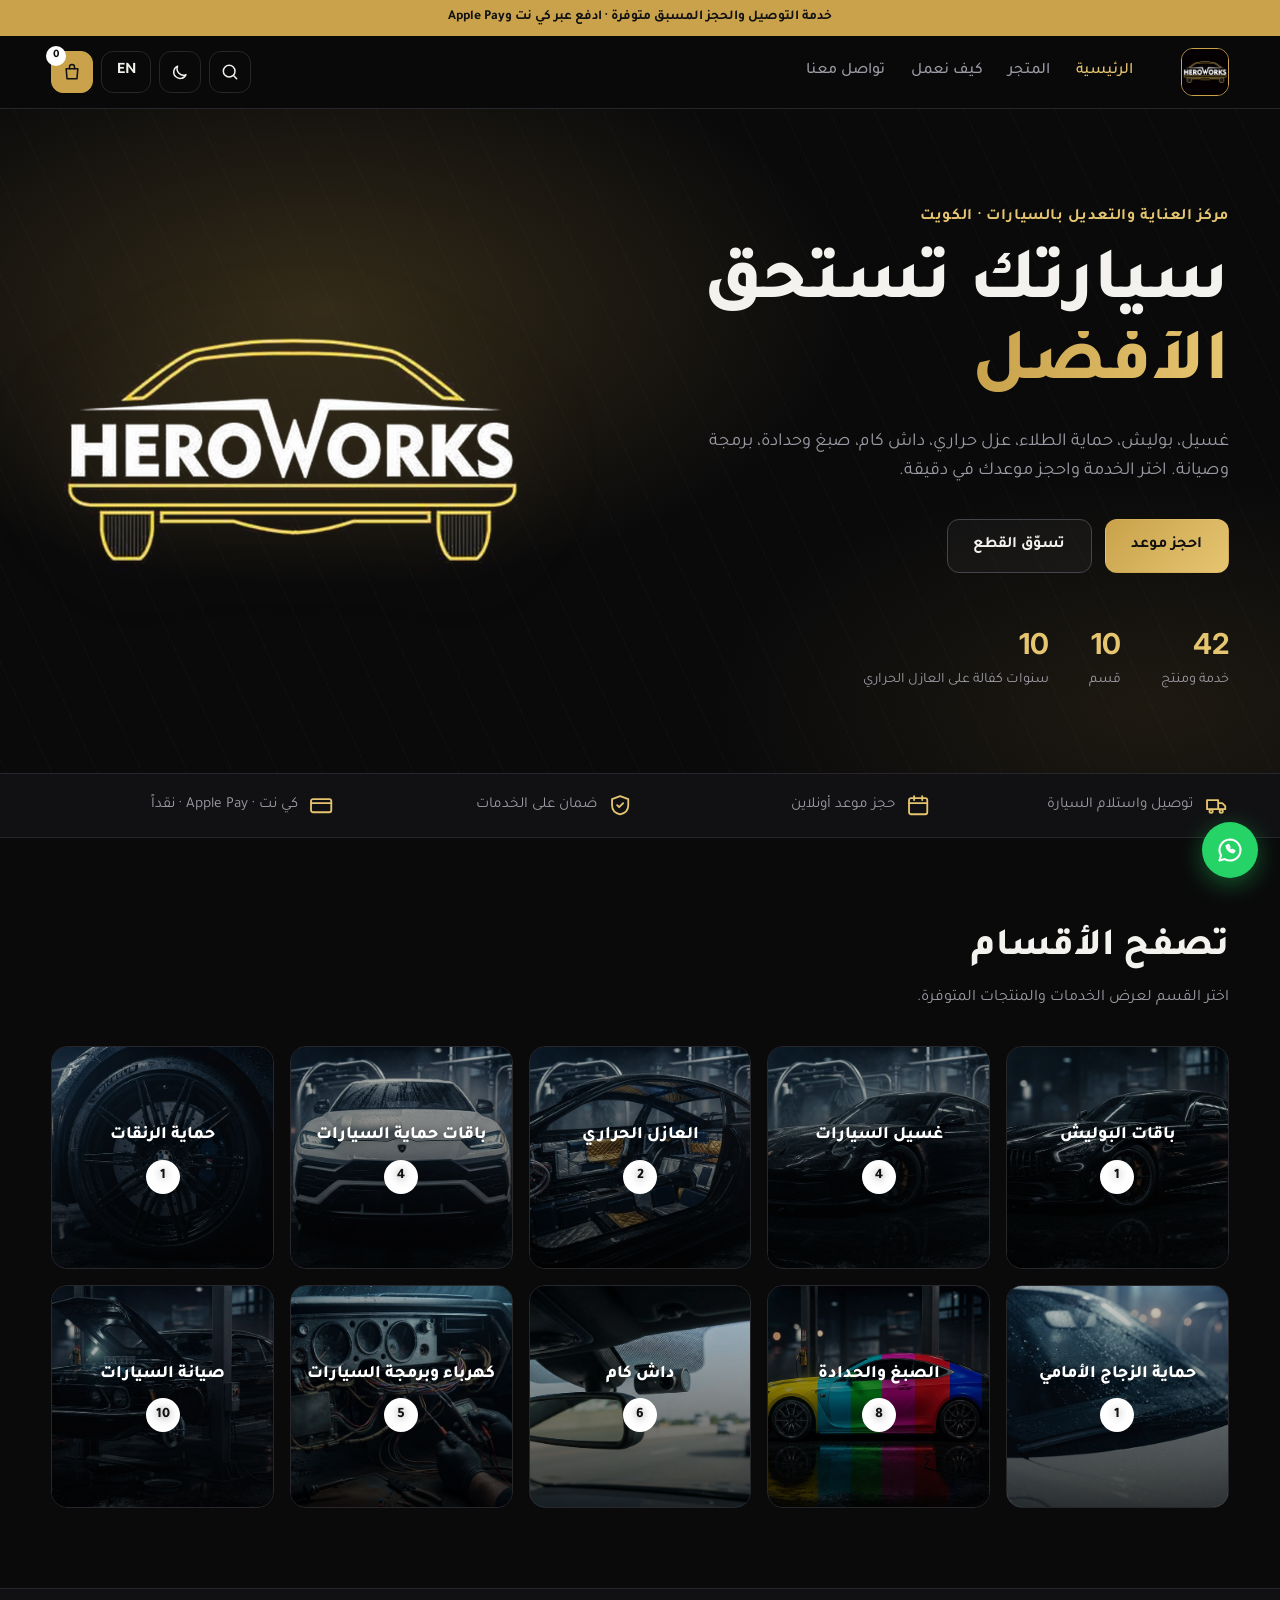
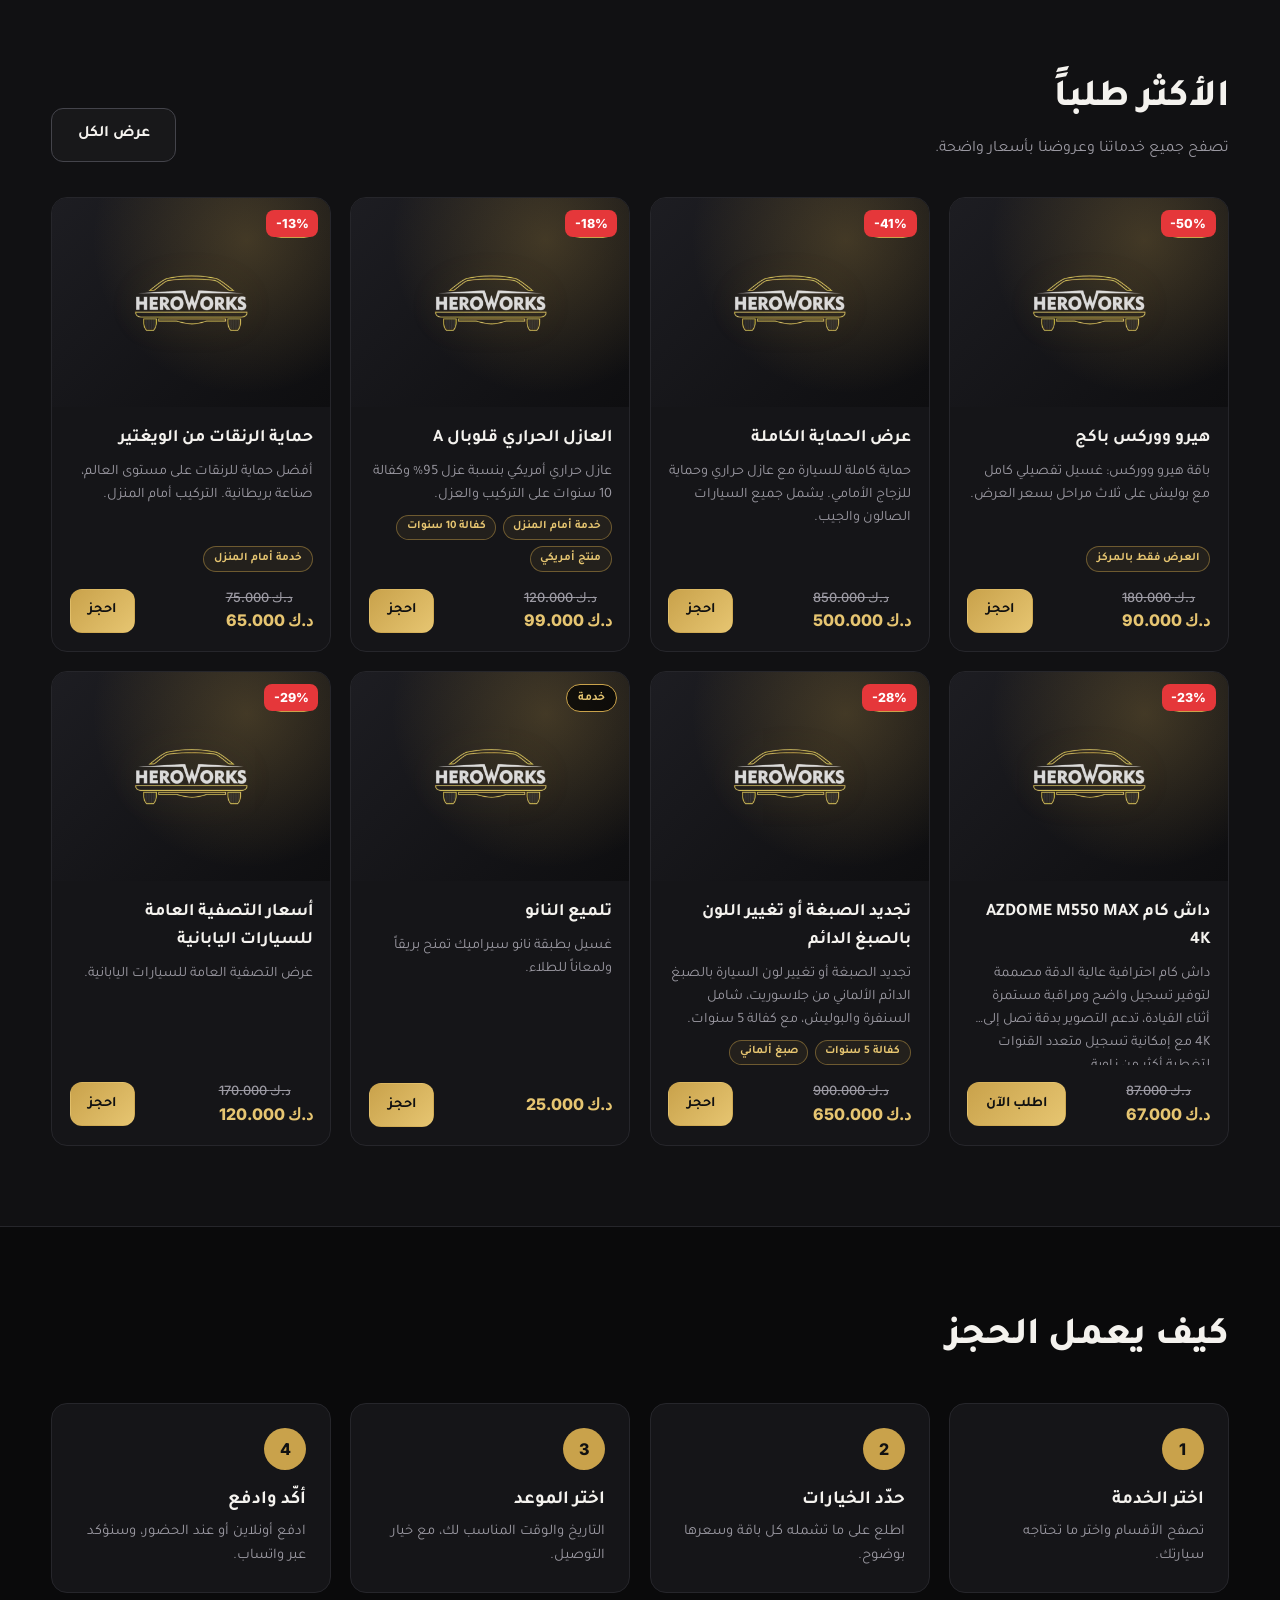
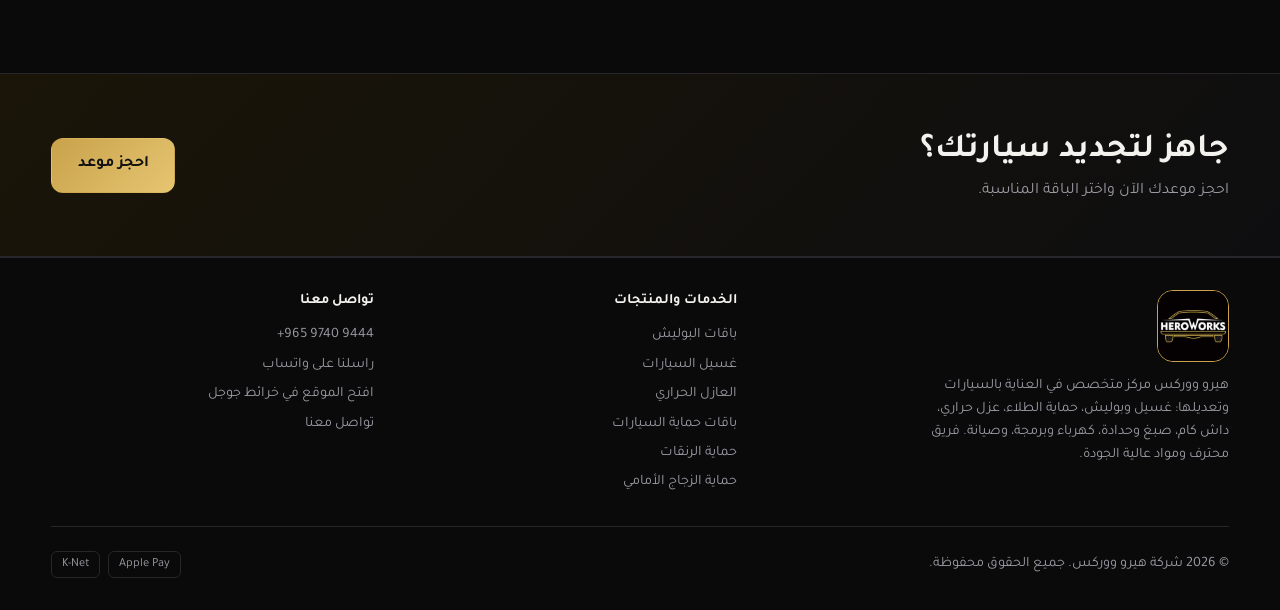
<file: index.html>
<!DOCTYPE html>
<html lang="ar" dir="rtl">
<head>
  <meta charset="UTF-8">
  <meta name="viewport" content="width=device-width, initial-scale=1, viewport-fit=cover">
  <meta name="theme-color" content="#0a0a0b">
  <title>HeroWorks | هيرو ووركس</title>
  <meta name="description" content="HeroWorks garage: car wash, polishing, paint protection, window tint, parts and modifications. Book online.">
  <link rel="preconnect" href="https://fonts.googleapis.com">
  <link rel="preconnect" href="https://fonts.gstatic.com" crossorigin>
  <link href="https://fonts.googleapis.com/css2?family=Inter:wght@400;500;600;700;800&family=Tajawal:wght@400;500;700;800&display=swap" rel="stylesheet">
  <script>(function(){try{var t=JSON.parse(localStorage.getItem('hw_theme'))||'dark';t=t==='light'?'light':'dark';document.documentElement.dataset.theme=t;var m=document.querySelector('meta[name=theme-color]');if(m)m.content=t==='light'?'#faf8f3':'#0a0a0b'}catch(e){document.documentElement.dataset.theme='dark'}})();</script>
  <link rel="icon" type="image/png" href="assets/favicon.png">
  <link rel="apple-touch-icon" href="assets/logo-192.png">
  <link rel="stylesheet" href="styles.css">
  <script type="application/ld+json">{"@context":"https://schema.org","@type":"AutoRepair","name":"HeroWorks | هيرو ووركس","telephone":"+96597409444","hasMap":"https://share.google/Ku4thjJLSHbP2YOTP","image":"assets/logo.png","areaServed":"Kuwait","paymentAccepted":"KNET, Apple Pay, Cash","priceRange":"KWD"}</script>
</head>
<body data-page="home" data-title="home">
  <div id="site-header"></div>

  <main>
    <section class="hero">
      <div class="hero__bg" aria-hidden="true"></div>
      <div class="container hero__inner">
        <div class="hero__text">
        <p class="eyebrow" data-i18n="hero_eyebrow"></p>
          <h1 data-i18n="hero_title"></h1>
          <p class="hero__lead" data-i18n="hero_lead"></p>
          <div class="hero__cta">
            <a href="shop.html?type=service" class="btn btn--gold" data-i18n="hero_cta1"></a>
            <a href="shop.html?type=part" class="btn btn--ghost" data-i18n="hero_cta2"></a>
          </div>
          <ul class="hero__stats">
            <li><strong id="statItems">0</strong><span data-i18n="stat1"></span></li>
            <li><strong id="statCats">0</strong><span data-i18n="stat2"></span></li>
            <li><strong>10</strong><span data-i18n="stat3"></span></li>
          </ul>
        </div>
        <div class="hero__logo">
          <img src="assets/logo-transparent.png" alt="HeroWorks" width="520" height="520" fetchpriority="high">
        </div>
      </div>
    </section>

    <section class="strip">
      <div class="container strip__inner">
        <div><svg viewBox="0 0 24 24"><path d="M3 7h11v9H3zM14 10h4l3 3v3h-7z"/><circle cx="7" cy="18" r="1.6"/><circle cx="17" cy="18" r="1.6"/></svg><span data-i18n="strip1"></span></div>
        <div><svg viewBox="0 0 24 24"><rect x="3" y="5" width="18" height="16" rx="2"/><path d="M3 10h18M8 3v4M16 3v4"/></svg><span data-i18n="strip2"></span></div>
        <div><svg viewBox="0 0 24 24"><path d="M12 3 4 6v6c0 5 3.5 8 8 9 4.5-1 8-4 8-9V6l-8-3Z"/><path d="m9 12 2 2 4-4"/></svg><span data-i18n="strip3"></span></div>
        <div><svg viewBox="0 0 24 24"><rect x="2" y="6" width="20" height="13" rx="2"/><path d="M2 10h20"/></svg><span data-i18n="strip4"></span></div>
      </div>
    </section>

    <section class="section" id="categories">
      <div class="container">
        <header class="section__head"><h2 data-i18n="cat_title"></h2><p data-i18n="cat_sub"></p></header>
        <div class="cat-grid" id="catGrid"></div>
      </div>
    </section>

    <section class="section section--alt" id="featured">
      <div class="container">
        <header class="section__head section__head--row">
          <div><h2 data-i18n="featured"></h2><p data-i18n="shop_sub"></p></div>
          <a class="btn btn--ghost" href="shop.html" data-i18n="view_all"></a>
        </header>
        <div class="grid" id="featuredGrid"></div>
      </div>
    </section>

    <section class="section" id="how">
      <div class="container">
        <header class="section__head"><h2 data-i18n="how_title"></h2></header>
        <ol class="steps">
          <li><span class="steps__n">1</span><h3 data-i18n="how1_t"></h3><p data-i18n="how1_p"></p></li>
          <li><span class="steps__n">2</span><h3 data-i18n="how2_t"></h3><p data-i18n="how2_p"></p></li>
          <li><span class="steps__n">3</span><h3 data-i18n="how3_t"></h3><p data-i18n="how3_p"></p></li>
          <li><span class="steps__n">4</span><h3 data-i18n="how4_t"></h3><p data-i18n="how4_p"></p></li>
        </ol>
      </div>
    </section>

    <section class="cta">
      <div class="container cta__inner">
        <div><h2 data-i18n="cta_title"></h2><p data-i18n="cta_p"></p></div>
        <a class="btn btn--gold" href="shop.html?type=service" data-i18n="hero_cta1"></a>
      </div>
    </section>
  </main>
  <div id="site-footer"></div>
  <script src="js/data.js"></script>
  <script src="js/common.js"></script>
  <script src="js/home.js"></script>
</body>
</html>
</file>
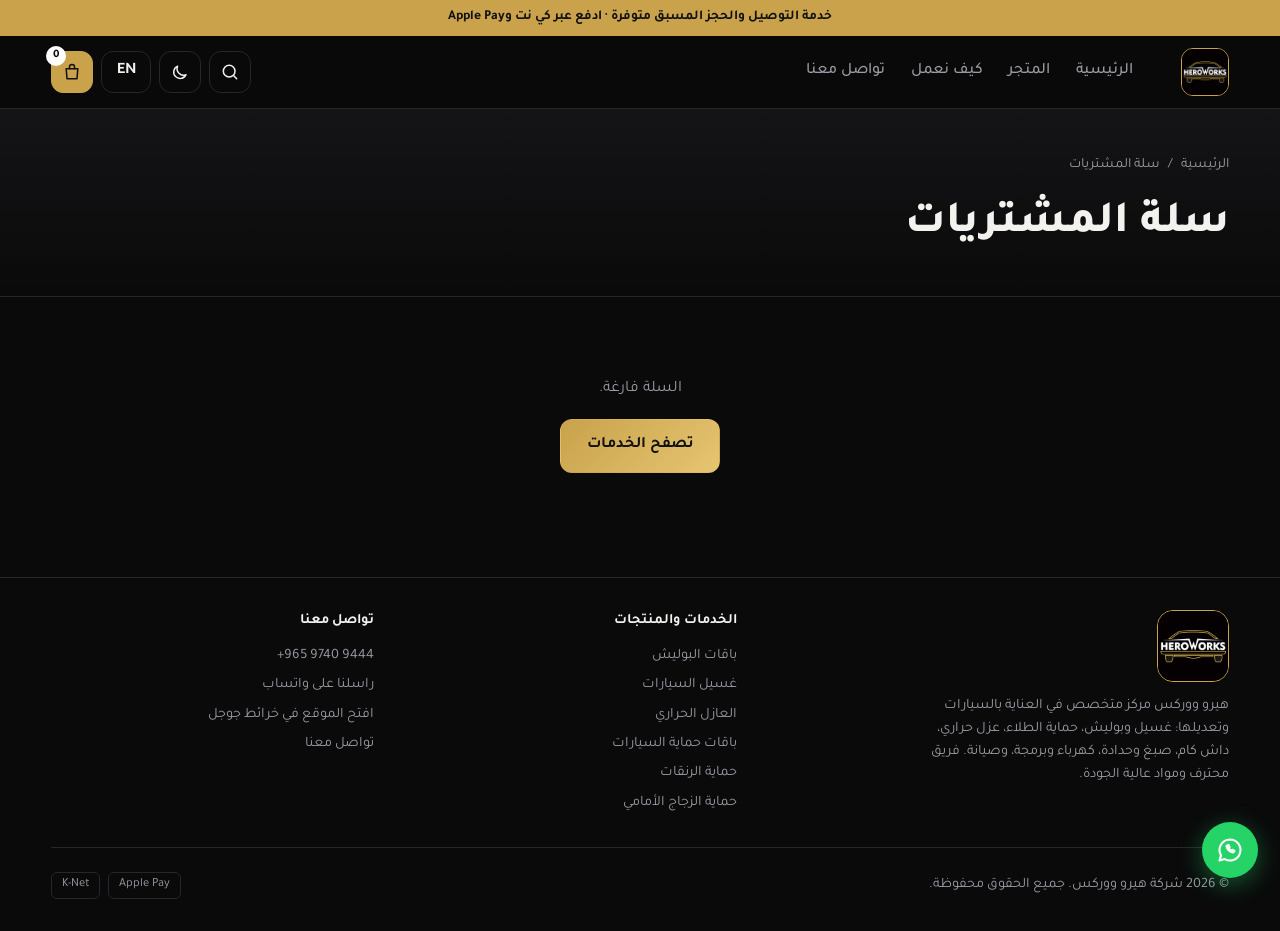
<file: cart.html>
<!DOCTYPE html>
<html lang="ar" dir="rtl">
<head>
  <meta charset="UTF-8">
  <meta name="viewport" content="width=device-width, initial-scale=1, viewport-fit=cover">
  <meta name="theme-color" content="#0a0a0b">
  <title>HeroWorks | هيرو ووركس</title>
  <meta name="description" content="HeroWorks garage: car wash, polishing, paint protection, window tint, parts and modifications. Book online.">
  <link rel="preconnect" href="https://fonts.googleapis.com">
  <link rel="preconnect" href="https://fonts.gstatic.com" crossorigin>
  <link href="https://fonts.googleapis.com/css2?family=Inter:wght@400;500;600;700;800&family=Tajawal:wght@400;500;700;800&display=swap" rel="stylesheet">
  <script>(function(){try{var t=JSON.parse(localStorage.getItem('hw_theme'))||'dark';t=t==='light'?'light':'dark';document.documentElement.dataset.theme=t;var m=document.querySelector('meta[name=theme-color]');if(m)m.content=t==='light'?'#faf8f3':'#0a0a0b'}catch(e){document.documentElement.dataset.theme='dark'}})();</script>
  <link rel="icon" type="image/png" href="assets/favicon.png">
  <link rel="apple-touch-icon" href="assets/logo-192.png">
  <link rel="stylesheet" href="styles.css">
</head>
<body data-page="cart" data-title="cart_title">
  <div id="site-header"></div>
  <main>
    <section class="page-hero"><div class="container">
      <nav class="crumbs" aria-label="Breadcrumb"><a href="index.html" data-i18n="home">الرئيسية</a><span>/</span><span data-i18n="cart_title"></span></nav>
      <h1 data-i18n="cart_title"></h1>
    </div></section>
    <section class="section section--tight"><div class="container" id="cartRoot"></div></section>
  </main>
  <div id="site-footer"></div>
  <script src="js/data.js"></script>
  <script src="js/common.js"></script>
  <script src="js/cart.js"></script>
</body>
</html>
</file>
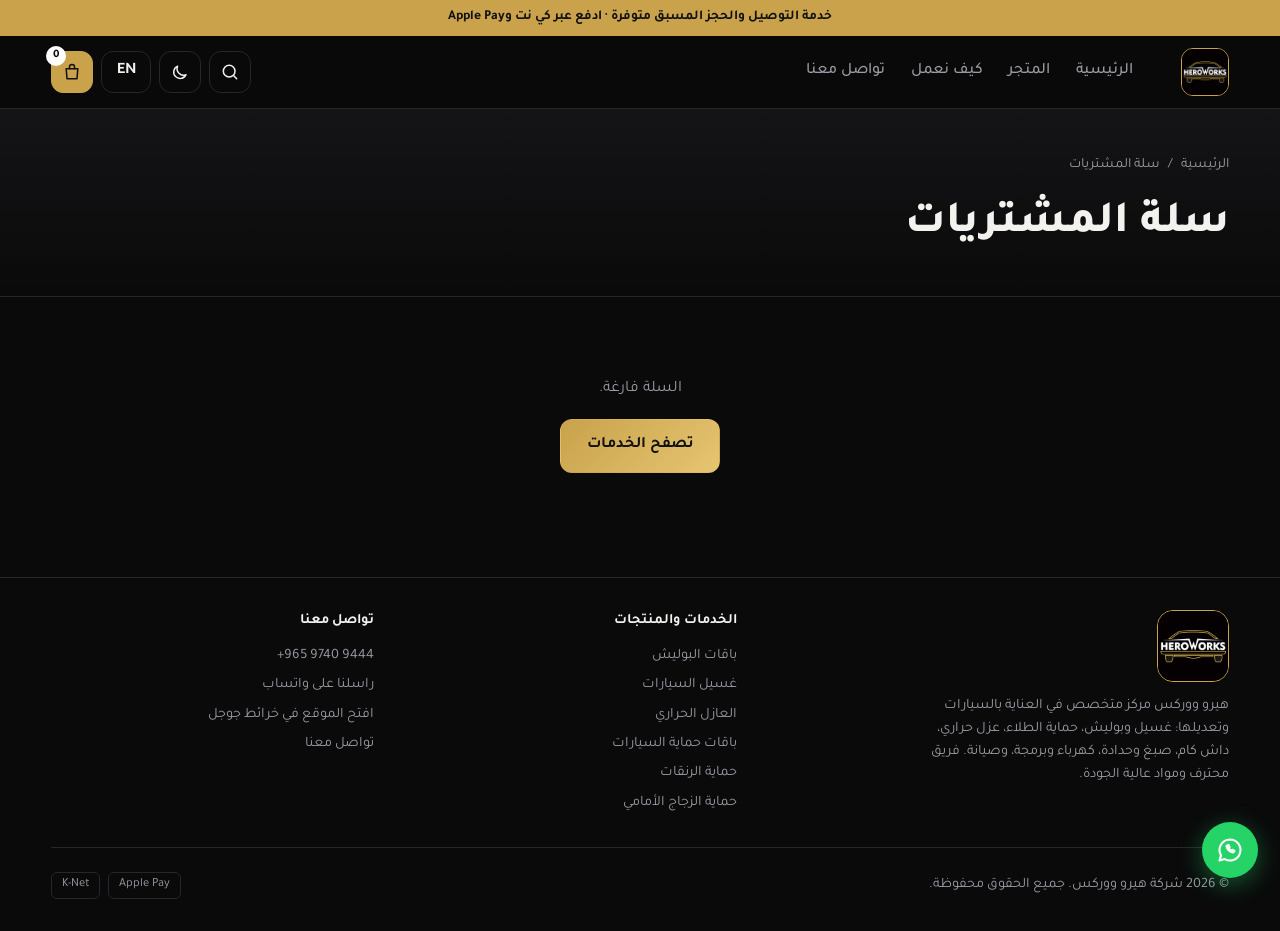
<file: checkout.html>
<!DOCTYPE html>
<html lang="ar" dir="rtl">
<head>
  <meta charset="UTF-8">
  <meta name="viewport" content="width=device-width, initial-scale=1, viewport-fit=cover">
  <meta name="theme-color" content="#0a0a0b">
  <title>HeroWorks | هيرو ووركس</title>
  <meta name="description" content="HeroWorks garage: car wash, polishing, paint protection, window tint, parts and modifications. Book online.">
  <link rel="preconnect" href="https://fonts.googleapis.com">
  <link rel="preconnect" href="https://fonts.gstatic.com" crossorigin>
  <link href="https://fonts.googleapis.com/css2?family=Inter:wght@400;500;600;700;800&family=Tajawal:wght@400;500;700;800&display=swap" rel="stylesheet">
  <script>(function(){try{var t=JSON.parse(localStorage.getItem('hw_theme'))||'dark';t=t==='light'?'light':'dark';document.documentElement.dataset.theme=t;var m=document.querySelector('meta[name=theme-color]');if(m)m.content=t==='light'?'#faf8f3':'#0a0a0b'}catch(e){document.documentElement.dataset.theme='dark'}})();</script>
  <link rel="icon" type="image/png" href="assets/favicon.png">
  <link rel="apple-touch-icon" href="assets/logo-192.png">
  <link rel="stylesheet" href="styles.css">
</head>
<body data-page="cart" data-title="checkout_title">
  <div id="site-header"></div>
  <main>
    <section class="page-hero"><div class="container">
      <nav class="crumbs" aria-label="Breadcrumb"><a href="index.html" data-i18n="home">الرئيسية</a><span>/</span><span data-i18n="checkout_title"></span></nav>
      <h1 data-i18n="checkout_title"></h1>
    </div></section>
    <section class="section section--tight"><div class="container" id="checkoutRoot"></div></section>
  </main>
  <div id="site-footer"></div>
  <script src="js/data.js"></script>
  <script src="js/common.js"></script>
  <script src="js/checkout.js"></script>
</body>
</html>
</file>
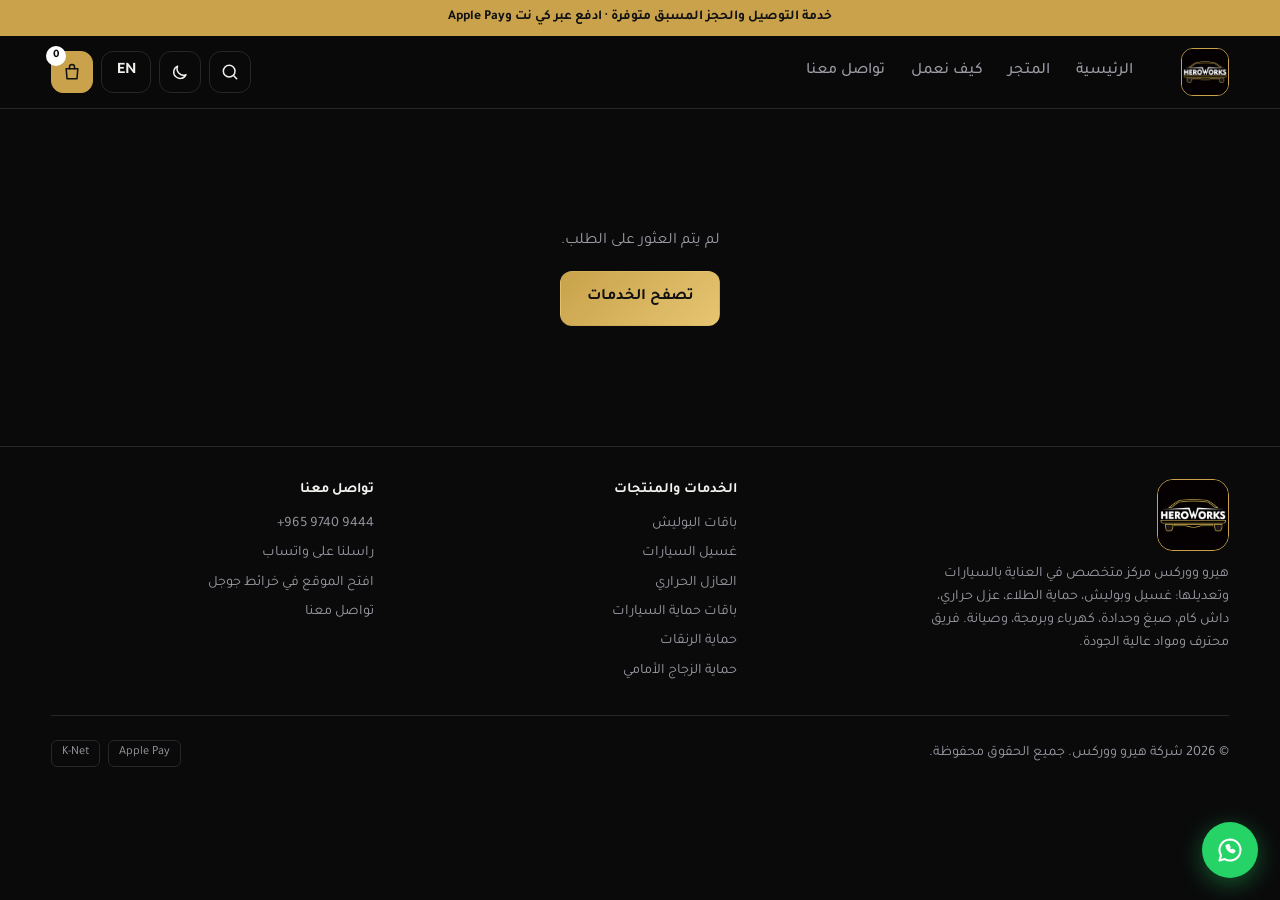
<file: confirmation.html>
<!DOCTYPE html>
<html lang="ar" dir="rtl">
<head>
  <meta charset="UTF-8">
  <meta name="viewport" content="width=device-width, initial-scale=1, viewport-fit=cover">
  <meta name="theme-color" content="#0a0a0b">
  <title>HeroWorks | هيرو ووركس</title>
  <meta name="description" content="HeroWorks garage: car wash, polishing, paint protection, window tint, parts and modifications. Book online.">
  <link rel="preconnect" href="https://fonts.googleapis.com">
  <link rel="preconnect" href="https://fonts.gstatic.com" crossorigin>
  <link href="https://fonts.googleapis.com/css2?family=Inter:wght@400;500;600;700;800&family=Tajawal:wght@400;500;700;800&display=swap" rel="stylesheet">
  <script>(function(){try{var t=JSON.parse(localStorage.getItem('hw_theme'))||'dark';t=t==='light'?'light':'dark';document.documentElement.dataset.theme=t;var m=document.querySelector('meta[name=theme-color]');if(m)m.content=t==='light'?'#faf8f3':'#0a0a0b'}catch(e){document.documentElement.dataset.theme='dark'}})();</script>
  <link rel="icon" type="image/png" href="assets/favicon.png">
  <link rel="apple-touch-icon" href="assets/logo-192.png">
  <link rel="stylesheet" href="styles.css">
</head>
<body data-page="cart" data-title="conf_title">
  <div id="site-header"></div>
  <main>
    <section class="section"><div class="container container--narrow" id="confRoot"></div></section>
  </main>
  <div id="site-footer"></div>
  <script src="js/data.js"></script>
  <script src="js/common.js"></script>
  <script src="js/confirmation.js"></script>
</body>
</html>
</file>
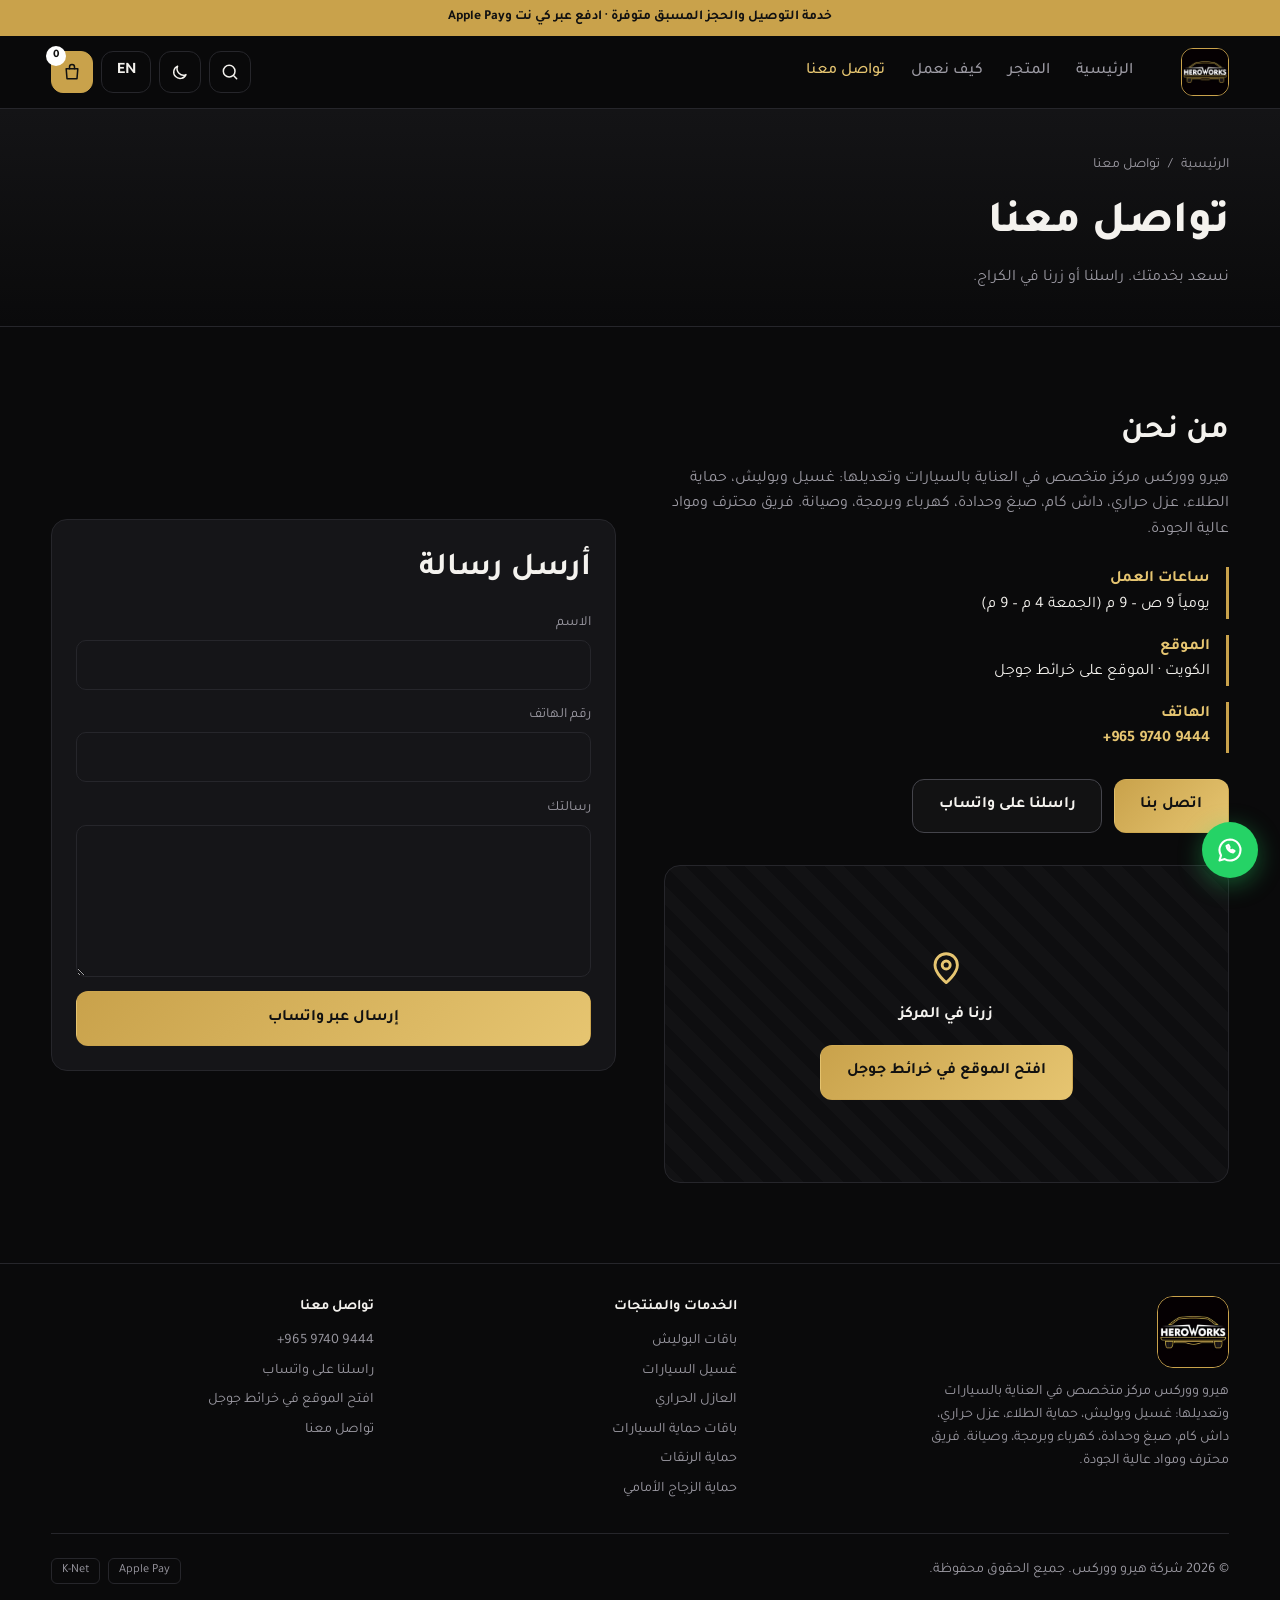
<file: contact.html>
<!DOCTYPE html>
<html lang="ar" dir="rtl">
<head>
  <meta charset="UTF-8">
  <meta name="viewport" content="width=device-width, initial-scale=1, viewport-fit=cover">
  <meta name="theme-color" content="#0a0a0b">
  <title>HeroWorks | هيرو ووركس</title>
  <meta name="description" content="HeroWorks garage: car wash, polishing, paint protection, window tint, parts and modifications. Book online.">
  <link rel="preconnect" href="https://fonts.googleapis.com">
  <link rel="preconnect" href="https://fonts.gstatic.com" crossorigin>
  <link href="https://fonts.googleapis.com/css2?family=Inter:wght@400;500;600;700;800&family=Tajawal:wght@400;500;700;800&display=swap" rel="stylesheet">
  <script>(function(){try{var t=JSON.parse(localStorage.getItem('hw_theme'))||'dark';t=t==='light'?'light':'dark';document.documentElement.dataset.theme=t;var m=document.querySelector('meta[name=theme-color]');if(m)m.content=t==='light'?'#faf8f3':'#0a0a0b'}catch(e){document.documentElement.dataset.theme='dark'}})();</script>
  <link rel="icon" type="image/png" href="assets/favicon.png">
  <link rel="apple-touch-icon" href="assets/logo-192.png">
  <link rel="stylesheet" href="styles.css">
</head>
<body data-page="contact" data-title="nav_contact">
  <div id="site-header"></div>
  <main>
    <section class="page-hero"><div class="container">
      <nav class="crumbs" aria-label="Breadcrumb"><a href="index.html" data-i18n="home">الرئيسية</a><span>/</span><span data-i18n="contact_title"></span></nav>
      <h1 data-i18n="contact_title"></h1><p data-i18n="contact_page_sub"></p>
    </div></section>
    <section class="section">
      <div class="container contact">
        <div>
          <h2 data-i18n="about_t"></h2>
          <p class="muted" data-i18n="about_p"></p>
          <ul class="contact__list">
            <li><b data-i18n="c_hours_l"></b><span data-i18n="c_hours"></span></li>
            <li><b data-i18n="c_loc_l"></b><span data-i18n="c_loc"></span></li>
            <li><b data-i18n="c_phone_l"></b><a href="tel:+96597409444" dir="ltr">+965 9740 9444</a></li>
          </ul>
          <div class="contact__actions">
            <a class="btn btn--gold" href="tel:+96597409444" data-i18n="call_us"></a>
            <a class="btn btn--ghost" href="https://wa.me/96597409444" target="_blank" rel="noopener" data-i18n="wa_us"></a>
          </div>
          <div class="map-card">
            <svg viewBox="0 0 24 24"><path d="M12 21s7-5.6 7-11a7 7 0 0 0-14 0c0 5.4 7 11 7 11Z"/><circle cx="12" cy="10" r="2.5"/></svg>
            <strong data-i18n="map_t"></strong>
            <a class="btn btn--gold" href="https://share.google/Ku4thjJLSHbP2YOTP" target="_blank" rel="noopener" data-i18n="open_maps"></a>
          </div>
        </div>
        <form class="panel" id="contactForm" novalidate>
          <h2 data-i18n="msg_t"></h2>
          <div class="field"><label for="cName" data-i18n="f_name"></label><input id="cName" autocomplete="name"></div>
          <div class="field"><label for="cPhone" data-i18n="f_phone"></label><input id="cPhone" type="tel" dir="ltr" autocomplete="tel"></div>
          <div class="field"><label for="cMsg" data-i18n="f_msg"></label><textarea id="cMsg" rows="5"></textarea></div>
          <button class="btn btn--gold btn--block" type="submit" data-i18n="send_wa"></button>
        </form>
      </div>
    </section>
  </main>
  <div id="site-footer"></div>
  <script src="js/data.js"></script>
  <script src="js/common.js"></script>
  <script src="js/contact.js"></script>
</body>
</html>
</file>
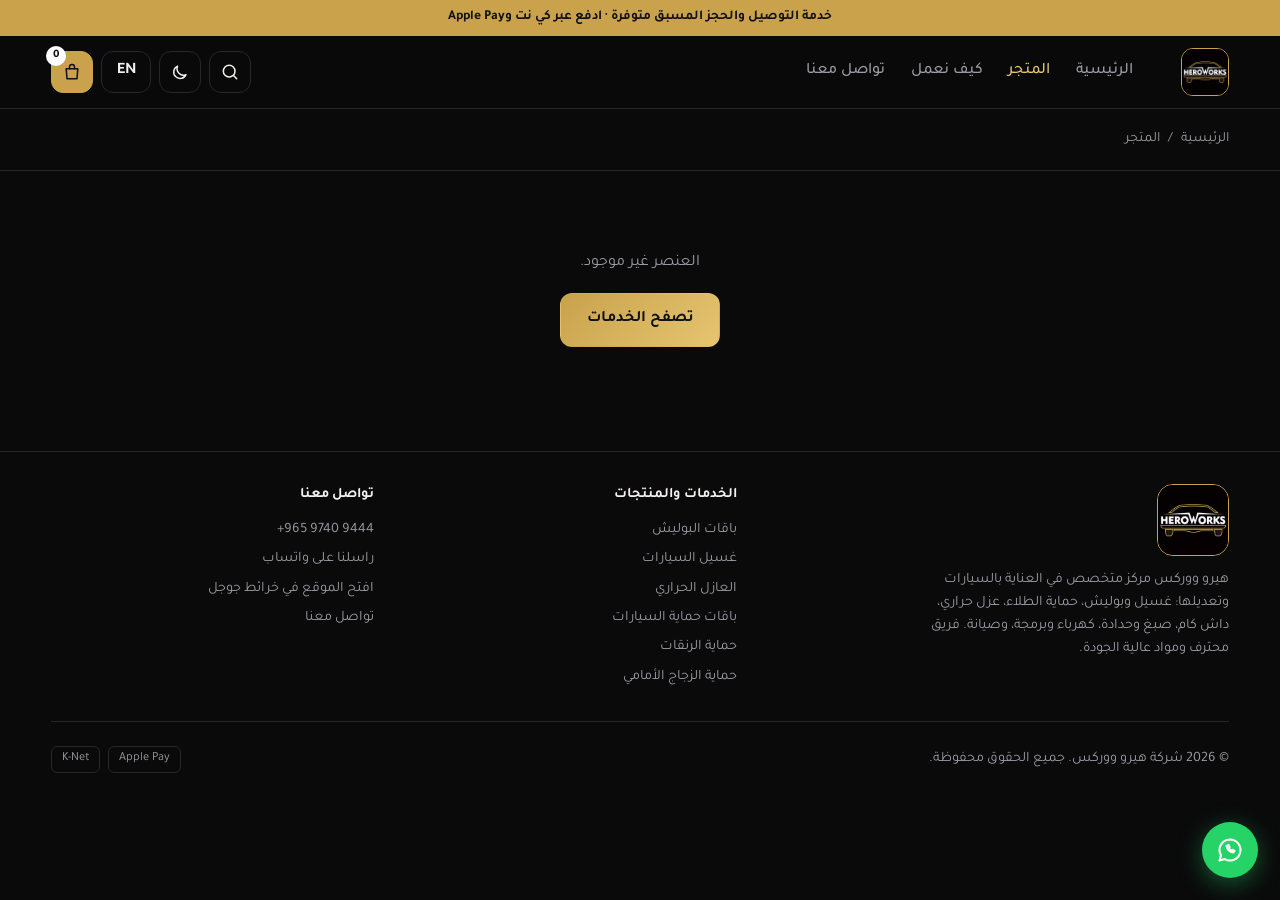
<file: product.html>
<!DOCTYPE html>
<html lang="ar" dir="rtl">
<head>
  <meta charset="UTF-8">
  <meta name="viewport" content="width=device-width, initial-scale=1, viewport-fit=cover">
  <meta name="theme-color" content="#0a0a0b">
  <title>HeroWorks | هيرو ووركس</title>
  <meta name="description" content="HeroWorks garage: car wash, polishing, paint protection, window tint, parts and modifications. Book online.">
  <link rel="preconnect" href="https://fonts.googleapis.com">
  <link rel="preconnect" href="https://fonts.gstatic.com" crossorigin>
  <link href="https://fonts.googleapis.com/css2?family=Inter:wght@400;500;600;700;800&family=Tajawal:wght@400;500;700;800&display=swap" rel="stylesheet">
  <script>(function(){try{var t=JSON.parse(localStorage.getItem('hw_theme'))||'dark';t=t==='light'?'light':'dark';document.documentElement.dataset.theme=t;var m=document.querySelector('meta[name=theme-color]');if(m)m.content=t==='light'?'#faf8f3':'#0a0a0b'}catch(e){document.documentElement.dataset.theme='dark'}})();</script>
  <link rel="icon" type="image/png" href="assets/favicon.png">
  <link rel="apple-touch-icon" href="assets/logo-192.png">
  <link rel="stylesheet" href="styles.css">
</head>
<body data-page="shop" data-title="shop">
  <div id="site-header"></div>
  <main>
    <section class="page-hero page-hero--slim"><div class="container">
      <nav class="crumbs" id="crumbs" aria-label="Breadcrumb"></nav>
    </div></section>
    <section class="section section--tight"><div class="container" id="productRoot"></div></section>
    <section class="section section--alt" id="relatedWrap" hidden>
      <div class="container"><header class="section__head"><h2 data-i18n="related"></h2></header><div class="grid" id="relatedGrid"></div></div>
    </section>
  </main>
  <div id="site-footer"></div>
  <script src="js/data.js"></script>
  <script src="js/common.js"></script>
  <script src="js/product.js"></script>
</body>
</html>
</file>
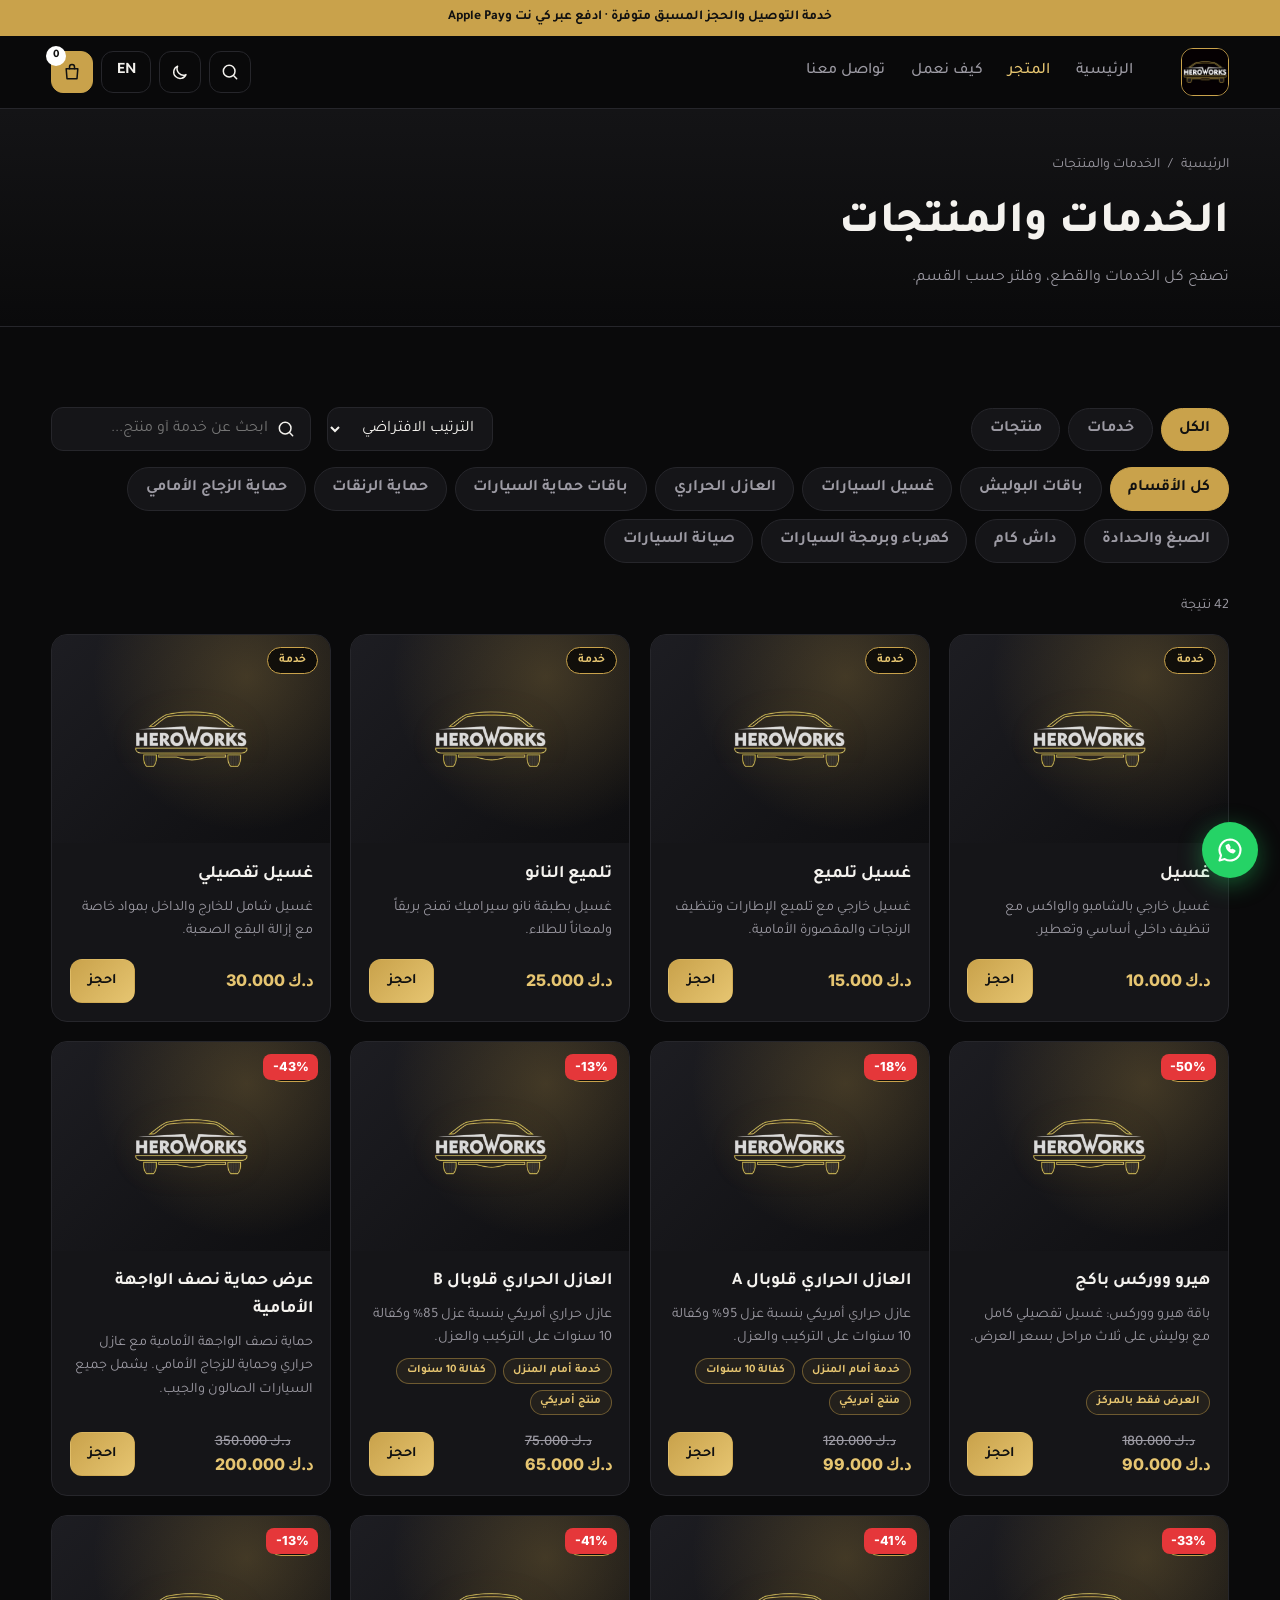
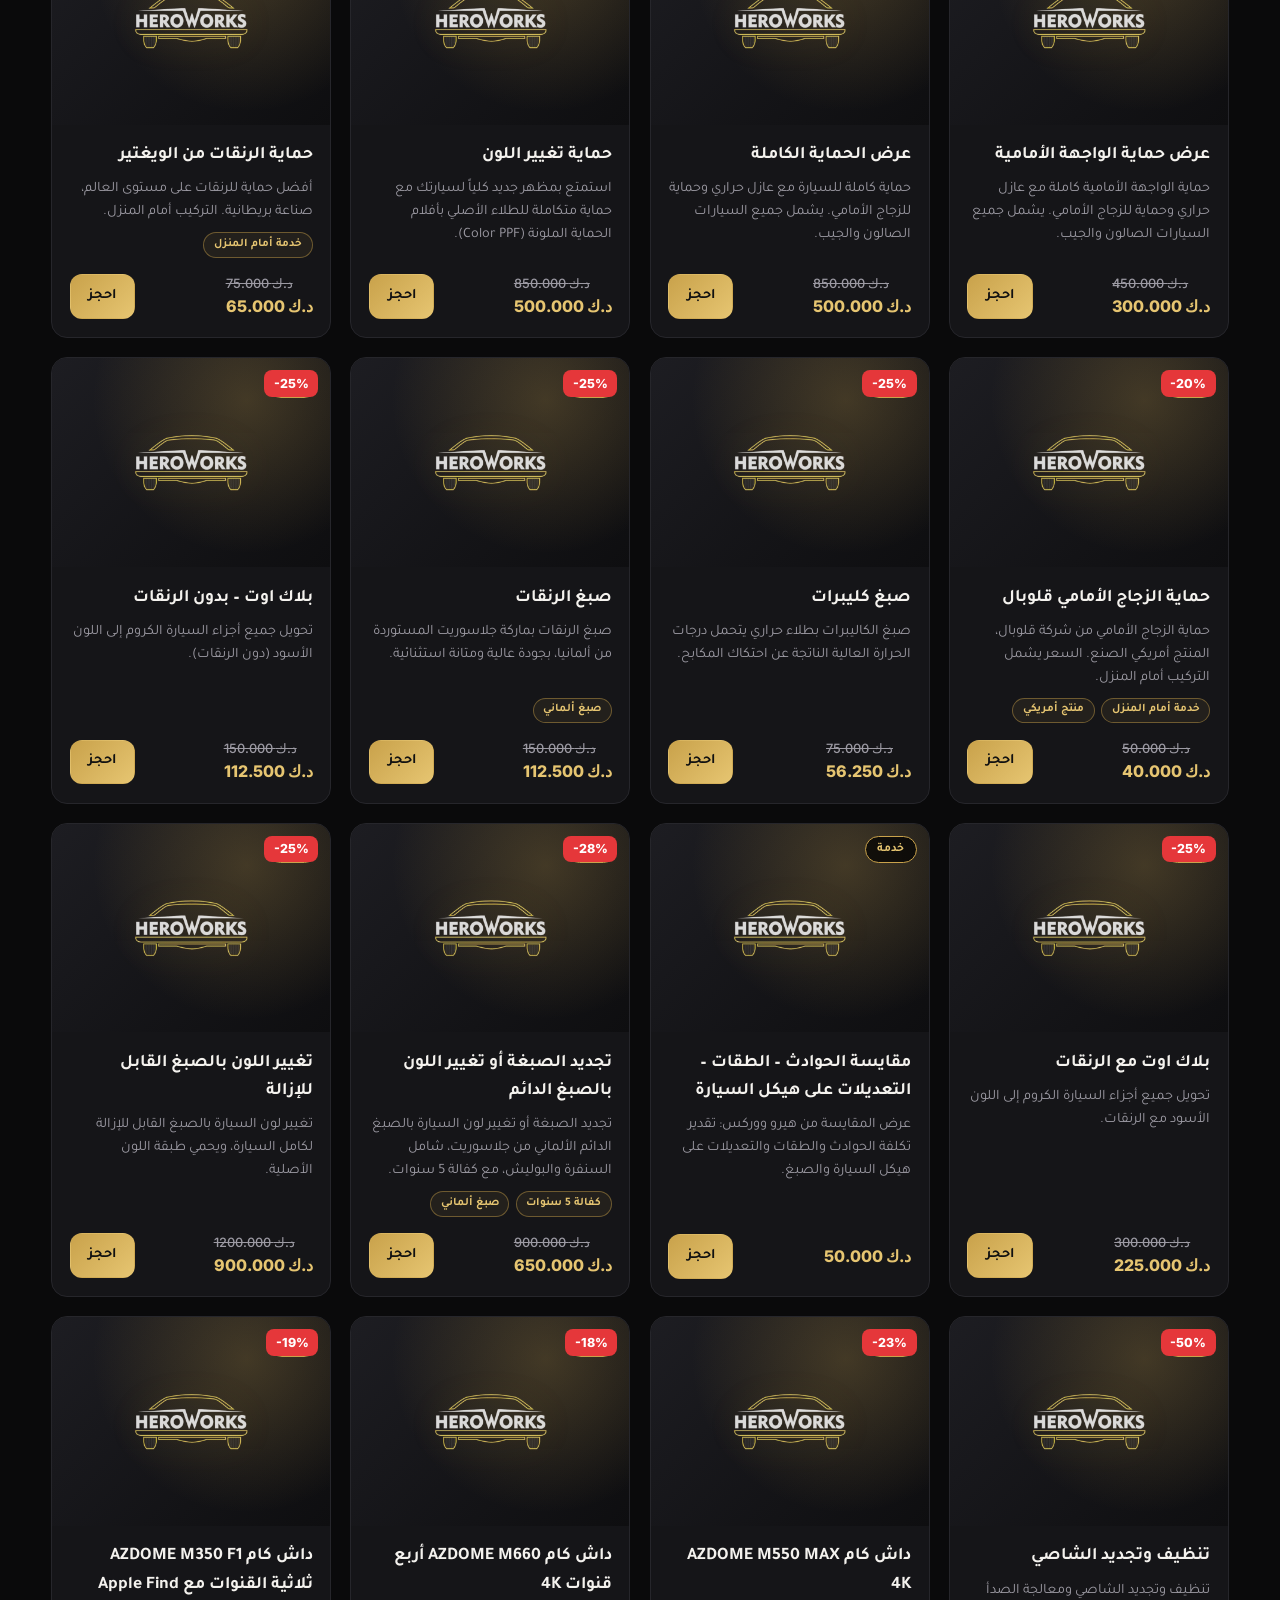
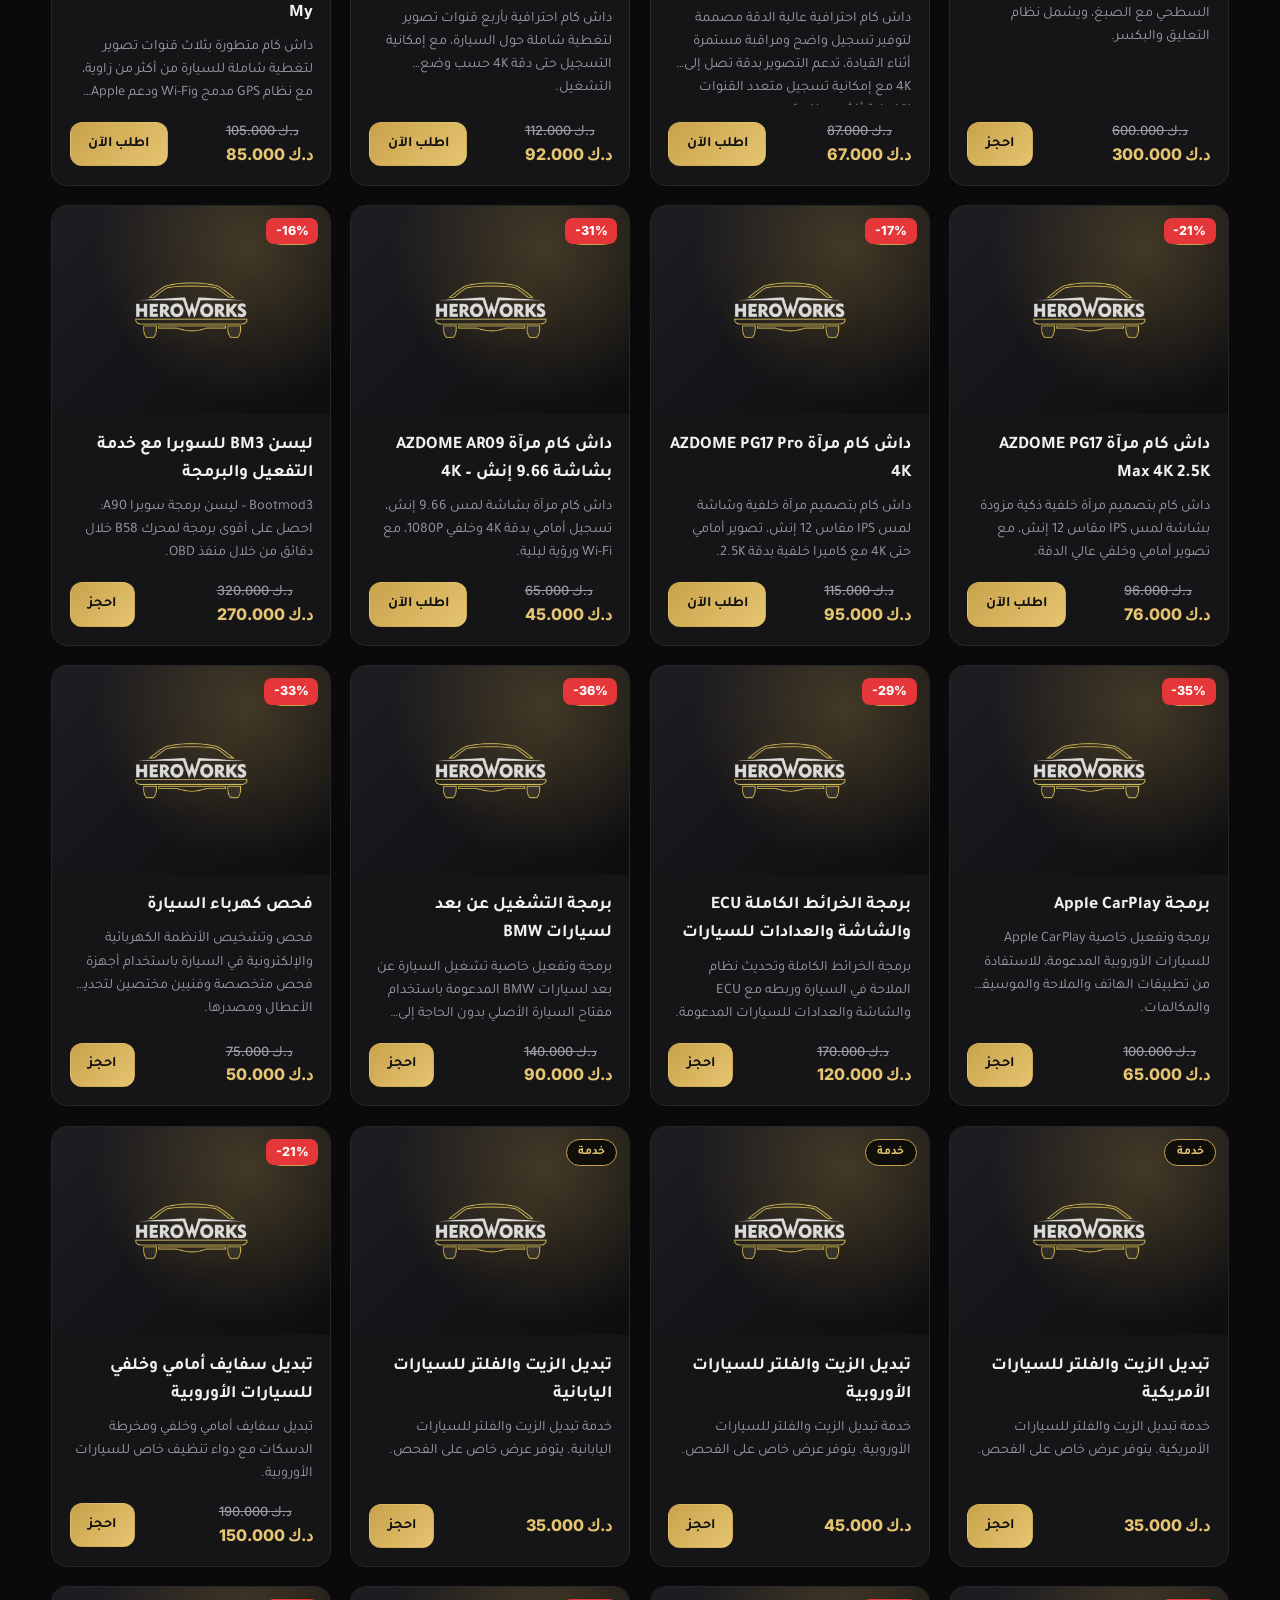
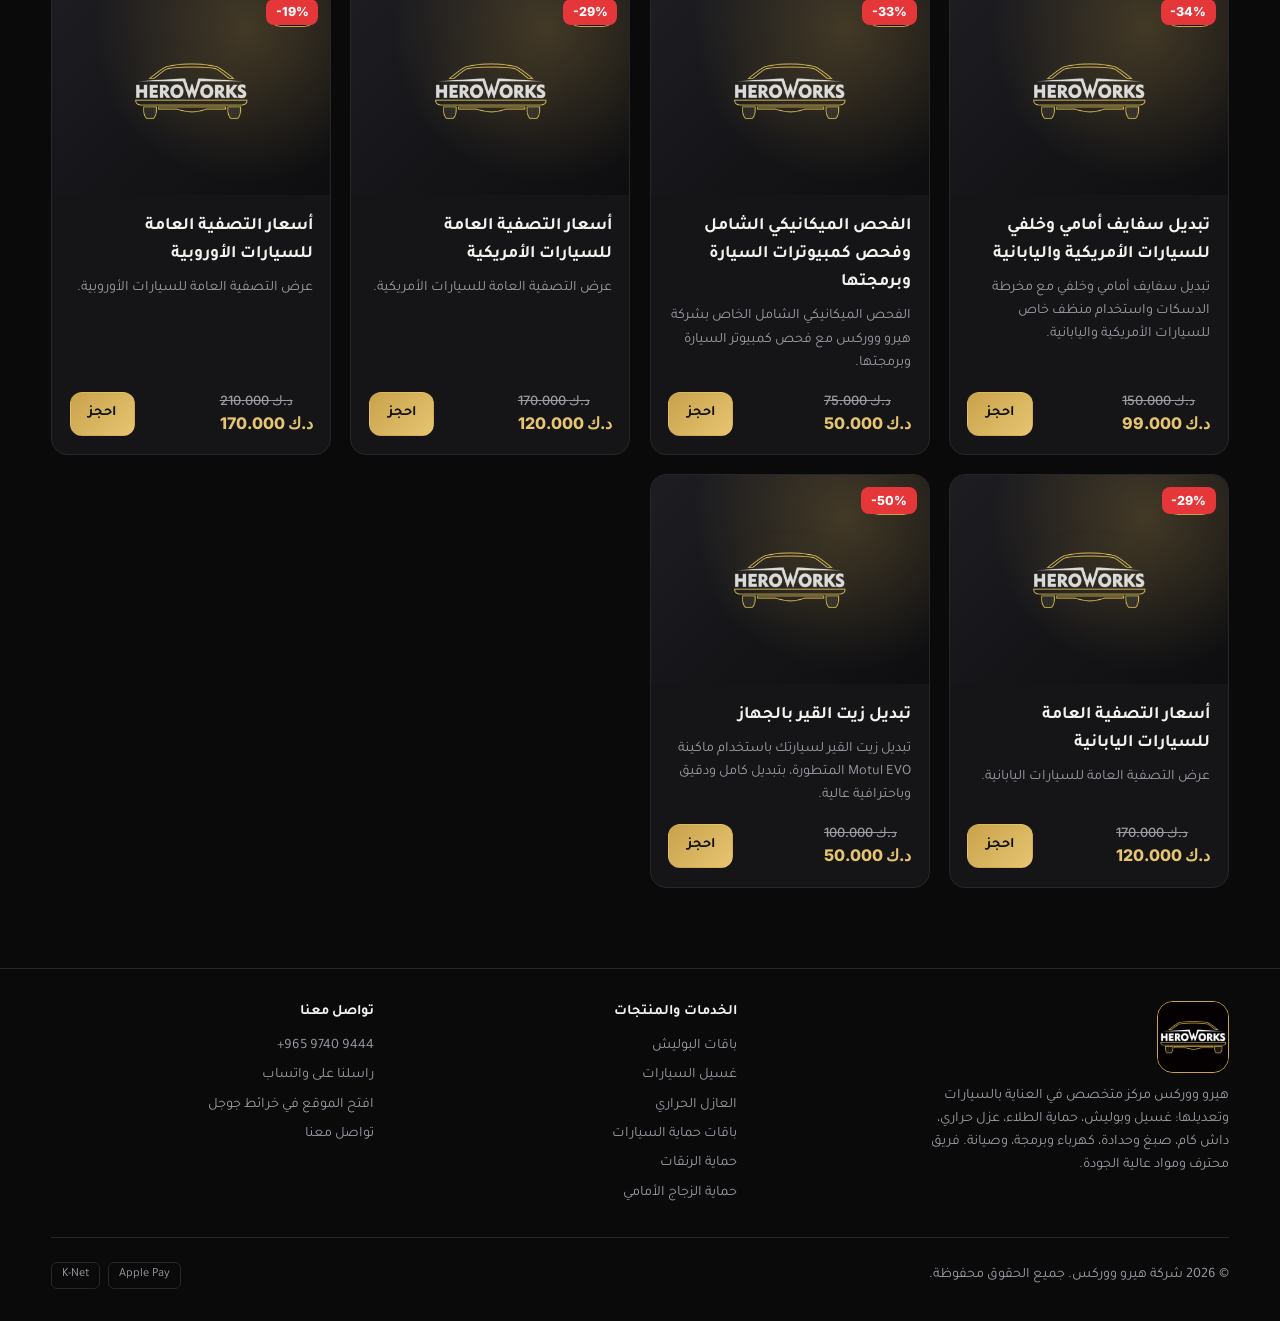
<file: shop.html>
<!DOCTYPE html>
<html lang="ar" dir="rtl">
<head>
  <meta charset="UTF-8">
  <meta name="viewport" content="width=device-width, initial-scale=1, viewport-fit=cover">
  <meta name="theme-color" content="#0a0a0b">
  <title>HeroWorks | هيرو ووركس</title>
  <meta name="description" content="HeroWorks garage: car wash, polishing, paint protection, window tint, parts and modifications. Book online.">
  <link rel="preconnect" href="https://fonts.googleapis.com">
  <link rel="preconnect" href="https://fonts.gstatic.com" crossorigin>
  <link href="https://fonts.googleapis.com/css2?family=Inter:wght@400;500;600;700;800&family=Tajawal:wght@400;500;700;800&display=swap" rel="stylesheet">
  <script>(function(){try{var t=JSON.parse(localStorage.getItem('hw_theme'))||'dark';t=t==='light'?'light':'dark';document.documentElement.dataset.theme=t;var m=document.querySelector('meta[name=theme-color]');if(m)m.content=t==='light'?'#faf8f3':'#0a0a0b'}catch(e){document.documentElement.dataset.theme='dark'}})();</script>
  <link rel="icon" type="image/png" href="assets/favicon.png">
  <link rel="apple-touch-icon" href="assets/logo-192.png">
  <link rel="stylesheet" href="styles.css">
</head>
<body data-page="shop" data-title="shop">
  <div id="site-header"></div>
  <main>
    <section class="page-hero"><div class="container">
      <nav class="crumbs" aria-label="Breadcrumb"><a href="index.html" data-i18n="home">الرئيسية</a><span>/</span><span data-i18n="shop_title"></span></nav>
      <h1 data-i18n="shop_title"></h1><p data-i18n="page_shop_sub"></p>
    </div></section>
    <section class="section">
      <div class="container">
        <div class="toolbar">
          <div class="chips" id="typeChips"></div>
          <select id="sortSel" class="sort" aria-label="Sort"></select>
          <label class="search">
            <svg viewBox="0 0 24 24"><circle cx="11" cy="11" r="7"/><path d="m20 20-3.5-3.5"/></svg>
            <input type="search" id="searchInput" data-i18n-ph="search_ph">
          </label>
        </div>
        <div class="chips chips--cats" id="catChips"></div>
        <p class="count" id="count"></p>
        <div class="grid" id="productGrid"></div>
        <p class="empty" id="emptyMsg" hidden data-i18n="empty"></p>
      </div>
    </section>
  </main>
  <div id="site-footer"></div>
  <script src="js/data.js"></script>
  <script src="js/common.js"></script>
  <script src="js/shop.js"></script>
</body>
</html>
</file>
<file: styles.css>
/* HeroWorks – black & gold storefront */
:root{
  color-scheme:dark;
  --bg:#0a0a0b; --bg2:#111113; --card:#151518; --line:#26262b; --line-strong:#44444b;
  --text:#f4f2ee; --muted:#9c9aa3;
  --gold:#c9a24b; --gold2:#e6c571; --gold-text:#e6c571; --danger:#e5604f; --ok:#4fbf7f;
  --radius:16px; --shadow:0 10px 40px rgba(0,0,0,.5);
  --header-bg:rgba(10,10,11,.85); --glass:rgba(255,255,255,.03); --hero-line:rgba(255,255,255,.018);
  --ph-a:#1d1d22; --ph-b:#0e0e10; --ph-ink:rgba(201,162,75,.55);
  --tag-bg:rgba(0,0,0,.7); --cat-overlay:linear-gradient(to top,rgba(0,0,0,.75),rgba(0,0,0,.15));
  --page-top:#141416; --cta-a:#1a1508; --cta-b:#0e0e10; --map-a:#121214; --map-b:#0e0e10;
  --font:'Tajawal','Inter',system-ui,sans-serif;
}
/* Light theme: warm paper background, deeper gold for readable text */
:root[data-theme="light"]{
  color-scheme:light;
  --bg:#faf8f3; --bg2:#f1eee6; --card:#ffffff; --line:#e3ddcf; --line-strong:#c9c1ad;
  --text:#18181b; --muted:#66656c;
  --gold:#c9a24b; --gold2:#e0b95a; --gold-text:#8a6410; --danger:#c8402f; --ok:#1f9d5a;
  --shadow:0 10px 30px rgba(60,45,10,.14);
  --header-bg:rgba(250,248,243,.9); --glass:rgba(0,0,0,.03); --hero-line:rgba(0,0,0,.035);
  --tag-bg:rgba(255,255,255,.92); --cat-overlay:linear-gradient(to top,rgba(24,18,4,.82),rgba(24,18,4,.5));
  --page-top:#efe9d8; --cta-a:#f3e6bf; --cta-b:#faf3dd; --map-a:#f1eee6; --map-b:#e9e4d6;
}
html[lang="en"]{ --font:'Inter','Tajawal',system-ui,sans-serif; }
*{box-sizing:border-box;margin:0;padding:0}
html{scroll-behavior:smooth;scroll-padding-top:90px}
body{background:var(--bg);color:var(--text);font-family:var(--font);line-height:1.6;-webkit-font-smoothing:antialiased}
a{color:inherit;text-decoration:none}
button,input,select,textarea{font:inherit;color:inherit}
button{cursor:pointer;background:none;border:0}
svg{width:1.25em;height:1.25em;fill:none;stroke:currentColor;stroke-width:1.8;stroke-linecap:round;stroke-linejoin:round}
.container{width:min(1200px,92%);margin-inline:auto}
:focus-visible{outline:2px solid var(--gold);outline-offset:2px}

/* top bar + header */
.topbar{background:var(--gold);color:#111;text-align:center;font-size:.85rem;font-weight:700;padding:.45rem 1rem}
.header{position:sticky;top:0;z-index:50;background:var(--header-bg);backdrop-filter:blur(14px);border-bottom:1px solid var(--line)}
.header__inner{display:flex;align-items:center;gap:2rem;height:72px}
.brand{display:flex;align-items:center;gap:.6rem;color:var(--gold-text)}
.brand__mark{width:44px;height:22px}
.brand__text{font-family:'Inter',sans-serif;font-weight:800;letter-spacing:.06em;color:var(--text);direction:ltr}
.brand__text b{color:var(--gold-text)}
.nav{display:flex;gap:1.6rem;margin-inline-start:1rem;flex:1}
.nav a{color:var(--muted);font-weight:500;transition:.2s}
.nav a:hover,.nav a.active{color:var(--gold-text)}
.header__actions{display:flex;align-items:center;gap:.5rem}
.icon-btn{width:42px;height:42px;border:1px solid var(--line);border-radius:12px;display:grid;place-items:center;position:relative;transition:.2s}
.icon-btn:hover{border-color:var(--gold);color:var(--gold-text)}
.lang-btn{height:42px;padding:0 .9rem;border:1px solid var(--line);border-radius:12px;font-weight:700;transition:.2s}
.lang-btn:hover{border-color:var(--gold);color:var(--gold-text)}
.cart-btn{background:var(--gold);color:#111;border-color:var(--gold)}
.cart-btn:hover{color:#111;filter:brightness(1.1)}
.badge{position:absolute;top:-6px;inset-inline-end:-6px;min-width:20px;height:20px;border-radius:10px;background:#fff;color:#111;font-size:.72rem;font-weight:800;display:grid;place-items:center;padding:0 5px}
.menu-btn{display:none}

/* hero */
.hero{position:relative;overflow:hidden;padding:6rem 0 5rem}
.hero__bg{position:absolute;inset:0;background:
  radial-gradient(60% 60% at 75% 30%,rgba(201,162,75,.22),transparent 70%),
  radial-gradient(50% 50% at 10% 90%,rgba(201,162,75,.1),transparent 70%),
  repeating-linear-gradient(115deg,transparent 0 40px,var(--hero-line) 40px 41px)}
html[dir="rtl"] .hero__bg{transform:scaleX(-1)}
.hero__inner{position:relative;display:grid;grid-template-columns:minmax(0,1.15fr) minmax(0,.85fr);gap:3rem;align-items:center}
.hero__text{max-width:680px}
.eyebrow{color:var(--gold-text);font-weight:700;letter-spacing:.04em;margin-bottom:1rem}
.hero h1{font-size:clamp(2.4rem,6vw,4.6rem);line-height:1.1;font-weight:800;margin-bottom:1.2rem}
.hero h1 em{font-style:normal;color:var(--gold-text);background:linear-gradient(90deg,var(--gold),var(--gold2));-webkit-background-clip:text;background-clip:text;-webkit-text-fill-color:transparent}
.hero__lead{color:var(--muted);font-size:1.15rem;max-width:560px;margin-bottom:2rem}
.hero__cta{display:flex;gap:.8rem;flex-wrap:wrap;margin-bottom:3rem}
.hero__stats{display:flex;gap:2.5rem;list-style:none;flex-wrap:wrap}
.hero__stats strong{display:block;font-size:1.8rem;color:var(--gold-text);font-family:'Inter',sans-serif}
.hero__stats span{color:var(--muted);font-size:.9rem}

.btn{display:inline-flex;align-items:center;justify-content:center;gap:.5rem;padding:.85rem 1.6rem;border-radius:12px;font-weight:700;border:1px solid transparent;transition:.2s}
.btn--gold{background:linear-gradient(135deg,var(--gold),var(--gold2));color:#111}
.btn--gold:hover{transform:translateY(-2px);box-shadow:0 8px 24px rgba(201,162,75,.35)}
.btn--ghost{border-color:var(--line-strong);background:var(--glass)}
.btn--ghost:hover{border-color:var(--gold);color:var(--gold-text)}
.btn--block{width:100%}
.btn[disabled]{opacity:.4;pointer-events:none}

/* strip */
.strip{border-block:1px solid var(--line);background:var(--bg2)}
.strip__inner{display:grid;grid-template-columns:repeat(4,1fr);gap:1rem;padding:1.2rem 0}
.strip__inner div{display:flex;align-items:center;gap:.7rem;color:var(--muted);font-size:.95rem}
.strip svg{color:var(--gold-text);width:1.6em;height:1.6em;flex:none}

/* sections */
.section{padding:5rem 0}
.section--alt{background:var(--bg2);border-block:1px solid var(--line)}
.section__head{margin-bottom:2.2rem}
.section__head h2{font-size:clamp(1.7rem,3.5vw,2.4rem);font-weight:800}
.section__head p{color:var(--muted);margin-top:.4rem}

/* placeholder image */
.ph{position:relative;background:
  linear-gradient(135deg,var(--ph-a),var(--ph-b));display:grid;place-items:center;overflow:hidden}
.ph::before{content:"";position:absolute;inset:0;background:radial-gradient(circle at 70% 20%,rgba(201,162,75,.25),transparent 60%)}
.ph img{position:absolute;inset:0;width:100%;height:100%;object-fit:cover}

/* categories */
.cat-grid{display:grid;grid-template-columns:repeat(5,1fr);gap:1rem}
.cat{position:relative;aspect-ratio:1/1;border-radius:var(--radius);overflow:hidden;border:1px solid var(--line);text-align:center;transition:.25s}
.cat:hover{transform:translateY(-4px);border-color:var(--gold)}
.cat .ph{position:absolute;inset:0}
.cat::after{content:"";position:absolute;inset:0;background:var(--cat-overlay)}
.cat__label{position:absolute;inset:0;z-index:2;display:flex;flex-direction:column;align-items:center;justify-content:center;gap:.6rem;font-weight:800;font-size:1.1rem;padding:1rem}
.cat__count{width:34px;height:34px;border-radius:50%;background:#fff;color:#111;display:grid;place-items:center;font-size:.9rem;font-weight:800}

/* toolbar */
.toolbar{display:flex;gap:1rem;justify-content:space-between;align-items:center;flex-wrap:wrap;margin-bottom:1rem}
.chips{display:flex;gap:.5rem;flex-wrap:wrap}
.chip{padding:.5rem 1.1rem;border:1px solid var(--line);border-radius:999px;font-weight:600;color:var(--muted);transition:.2s;background:var(--card)}
.chip:hover{color:var(--text);border-color:var(--line-strong)}
.chip.active{background:var(--gold);border-color:var(--gold);color:#111}
.chips--cats{margin-bottom:2rem}
.search{display:flex;align-items:center;gap:.5rem;background:var(--card);border:1px solid var(--line);border-radius:12px;padding:0 .9rem;height:44px;min-width:260px}
.search input{background:none;border:0;outline:0;flex:1}
.search:focus-within{border-color:var(--gold)}

/* product grid */
.grid{display:grid;grid-template-columns:repeat(auto-fill,minmax(260px,1fr));gap:1.2rem}
.card{background:var(--card);border:1px solid var(--line);border-radius:var(--radius);overflow:hidden;display:flex;flex-direction:column;transition:.25s}
.card:hover{border-color:var(--gold);transform:translateY(-4px);box-shadow:var(--shadow)}
.card__media{position:relative}
.card .ph{aspect-ratio:4/3}
.card__tag{position:absolute;top:12px;inset-inline-start:12px;z-index:2;background:var(--tag-bg);border:1px solid var(--gold);color:var(--gold-text);font-size:.75rem;font-weight:700;padding:.2rem .7rem;border-radius:999px}
.card__body{padding:1.1rem;display:flex;flex-direction:column;gap:.5rem;flex:1}
.card__body h3{font-size:1.1rem}
.card__body p{color:var(--muted);font-size:.9rem;flex:1}
.card__foot{display:flex;justify-content:space-between;align-items:center;margin-top:.5rem;gap:.5rem}
.price{font-family:'Inter',sans-serif;font-weight:800;color:var(--gold-text);direction:ltr}
.price small{display:block;font-family:var(--font);font-weight:500;color:var(--muted);font-size:.72rem}
.card .btn{padding:.6rem 1.1rem;font-size:.9rem}
.empty{text-align:center;color:var(--muted);padding:3rem}

/* steps */
.steps{list-style:none;display:grid;grid-template-columns:repeat(4,1fr);gap:1.2rem}
.steps li{background:var(--card);border:1px solid var(--line);border-radius:var(--radius);padding:1.5rem}
.steps__n{width:42px;height:42px;border-radius:50%;background:var(--gold);color:#111;display:grid;place-items:center;font-weight:800;margin-bottom:1rem;font-family:'Inter',sans-serif}
.steps h3{margin-bottom:.3rem}
.steps p{color:var(--muted);font-size:.92rem}

/* contact */
.contact{display:grid;grid-template-columns:1fr 1fr;gap:3rem;align-items:center}
.contact h2{font-size:2rem;margin-bottom:.5rem}
.contact p{color:var(--muted);margin-bottom:1.5rem}
.contact__list{list-style:none;display:grid;gap:1rem}
.contact__list li{display:flex;flex-direction:column;border-inline-start:3px solid var(--gold);padding-inline-start:1rem}
.contact__list b{color:var(--gold-text)}
.map-ph{aspect-ratio:16/10;border-radius:var(--radius);border:1px dashed var(--line-strong);display:grid;place-items:center;color:var(--muted);background:repeating-linear-gradient(45deg,var(--map-a) 0 14px,var(--map-b) 14px 28px)}

.footer{padding:2rem 0;border-top:1px solid var(--line);color:var(--muted);font-size:.9rem}
.footer__inner{display:flex;justify-content:space-between;align-items:center;gap:1rem;flex-wrap:wrap}
.pay{display:flex;gap:.5rem}
.pay i{font-style:normal;border:1px solid var(--line);border-radius:6px;padding:.15rem .6rem;font-size:.78rem}

.whatsapp{position:fixed;bottom:22px;inset-inline-start:22px;z-index:40;width:56px;height:56px;border-radius:50%;background:#25d366;color:#fff;display:grid;place-items:center;box-shadow:0 6px 24px rgba(37,211,102,.4);transition:.2s}
.whatsapp:hover{transform:scale(1.08)}
.whatsapp svg{width:28px;height:28px}

/* modal */
.group legend{font-weight:800;margin-bottom:.6rem;display:flex;gap:.5rem;align-items:center}
.group legend small{color:var(--muted);font-weight:500}
.group{border:0}
.opts{display:grid;gap:.5rem}
.opt{display:flex;align-items:center;gap:.8rem;padding:.75rem 1rem;border:1px solid var(--line);border-radius:12px;background:var(--card);cursor:pointer;transition:.2s}
.opt:hover{border-color:var(--line-strong)}
.opt input{accent-color:var(--gold);width:18px;height:18px}
.opt span{flex:1}
.opt em{font-style:normal;font-family:'Inter',sans-serif;font-weight:700;color:var(--gold-text);direction:ltr;font-size:.9rem}
.opt:has(input:checked){border-color:var(--gold);background:rgba(201,162,75,.08)}
.slots{display:grid;grid-template-columns:repeat(auto-fill,minmax(88px,1fr));gap:.5rem}
.slot{padding:.55rem;border:1px solid var(--line);border-radius:10px;text-align:center;font-family:'Inter',sans-serif;font-size:.88rem;background:var(--card);direction:ltr}
.slot:hover:not(:disabled){border-color:var(--gold)}
.slot.active{background:var(--gold);color:#111;border-color:var(--gold);font-weight:700}
.slot:disabled{opacity:.3;text-decoration:line-through;cursor:not-allowed}
.field{display:grid;gap:.35rem;margin-bottom:.8rem}
.field label{font-size:.88rem;color:var(--muted)}
.field input,.field select,.field textarea{background:var(--card);border:1px solid var(--line);border-radius:10px;padding:.7rem .9rem;width:100%;outline:0}
.field input:focus,.field select:focus,.field textarea:focus{border-color:var(--gold)}
.qty{display:flex;align-items:center;border:1px solid var(--line);border-radius:10px;overflow:hidden}
.qty button{width:36px;height:40px;font-size:1.2rem}
.qty button:hover{background:var(--card);color:var(--gold-text)}
.qty span{min-width:30px;text-align:center;font-weight:700}
.total{flex:1}
.total small{display:block;color:var(--muted);font-size:.75rem}
.total strong{font-size:1.4rem;color:var(--gold-text);font-family:'Inter',sans-serif;direction:ltr;display:inline-block}
.err{color:var(--danger);font-size:.85rem;min-height:1.2em}

/* drawer */
.line{display:grid;grid-template-columns:64px 1fr auto;gap:.8rem;padding:.8rem;border:1px solid var(--line);border-radius:12px;background:var(--card)}
.line .ph{width:64px;height:64px;border-radius:10px}
.line h4{font-size:.95rem}
.line small{display:block;color:var(--muted);font-size:.78rem;line-height:1.4}
.line__side{text-align:end;display:flex;flex-direction:column;justify-content:space-between;align-items:flex-end}
.line__rm{color:var(--muted);font-size:.8rem}
.line__rm:hover{color:var(--danger)}
.sum{border-top:1px solid var(--line);padding-top:1rem;display:grid;gap:.5rem;margin-top:auto}
.sum div{display:flex;justify-content:space-between;color:var(--muted)}
.sum .grand{color:var(--text);font-weight:800;font-size:1.2rem}
.sum .grand span:last-child{color:var(--gold-text);direction:ltr}
.pay-opts{display:grid;grid-template-columns:repeat(3,1fr);gap:.5rem;margin-bottom:.8rem}
.pay-opts label{border:1px solid var(--line);border-radius:10px;padding:.6rem .3rem;text-align:center;font-size:.82rem;cursor:pointer;background:var(--card)}
.pay-opts input{display:none}
.pay-opts label:has(input:checked){border-color:var(--gold);color:var(--gold-text);background:rgba(201,162,75,.08)}
.done{text-align:center;padding:2rem 1rem;display:grid;gap:1rem;justify-items:center}
.done__icon{width:72px;height:72px;border-radius:50%;background:rgba(79,191,127,.15);color:var(--ok);display:grid;place-items:center}
.done__icon svg{width:36px;height:36px}
.done code{background:var(--card);border:1px dashed var(--gold);padding:.4rem 1rem;border-radius:8px;color:var(--gold-text);font-family:'Inter',monospace;letter-spacing:.08em}
.muted{color:var(--muted)}

.toast{position:fixed;bottom:24px;left:50%;transform:translate(-50%,20px);background:var(--gold);color:#111;font-weight:700;padding:.7rem 1.4rem;border-radius:12px;opacity:0;pointer-events:none;transition:.3s;z-index:120}
.toast.show{opacity:1;transform:translate(-50%,0)}

/* responsive */
@media (max-width:960px){
  .cat-grid{grid-template-columns:repeat(3,1fr)}
  .strip__inner{grid-template-columns:repeat(2,1fr)}
  .steps{grid-template-columns:repeat(2,1fr)}
  .contact{grid-template-columns:1fr}
}
@media (max-width:760px){
  .menu-btn{display:grid}
  .nav{position:absolute;top:72px;inset-inline:0;background:var(--bg);border-bottom:1px solid var(--line);flex-direction:column;padding:1rem 4%;gap:1rem;display:none}
  .nav.open{display:flex}
  .header__inner{gap:.8rem}
  .brand{flex:1}
  .hero{padding:4rem 0 3rem}
  .search{min-width:100%}
  .steps{grid-template-columns:1fr}
}
@media (prefers-reduced-motion:reduce){*{transition:none !important;scroll-behavior:auto !important}}

/* ---------- multi-page additions ---------- */
.container--narrow{width:min(760px,92%)}
.section--tight{padding:2.5rem 0 4rem}
.section__head--row{display:flex;justify-content:space-between;align-items:flex-end;gap:1rem;flex-wrap:wrap}
.page-hero{padding:2.8rem 0 2.2rem;background:linear-gradient(180deg,var(--page-top),var(--bg));border-bottom:1px solid var(--line)}
.page-hero--slim{padding:1.2rem 0;background:var(--bg)}
.page-hero h1{font-size:clamp(1.9rem,4vw,2.8rem);font-weight:800}
.page-hero p{color:var(--muted);margin-top:.3rem}
.crumbs{display:flex;gap:.5rem;flex-wrap:wrap;color:var(--muted);font-size:.88rem;margin-bottom:.8rem}
.crumbs a:hover{color:var(--gold-text)}
.page-hero--slim .crumbs{margin:0}
.count{color:var(--muted);font-size:.9rem;margin-bottom:1rem}
.card__body h3 a:hover{color:var(--gold-text)}
.card__tag--inline{position:static;display:inline-block;align-self:flex-start;margin-bottom:.6rem}

.cta{background:linear-gradient(135deg,var(--cta-a),var(--cta-b));border-block:1px solid var(--line)}
.cta__inner{display:flex;justify-content:space-between;align-items:center;gap:1.5rem;flex-wrap:wrap;padding:3.2rem 0}
.cta h2{font-size:clamp(1.5rem,3vw,2.1rem)}
.cta p{color:var(--muted)}

/* product page */
.pp{display:grid;grid-template-columns:1fr 1.1fr;gap:2.5rem;align-items:start}
.pp__media{position:sticky;top:96px;border-radius:var(--radius);overflow:hidden;border:1px solid var(--line)}
.pp__media .ph{aspect-ratio:1/1}
.pp__form{display:flex;flex-direction:column;gap:1.4rem}
.pp__form h1{font-size:clamp(1.7rem,3.5vw,2.4rem);line-height:1.2}
.field{display:grid;gap:.35rem;margin-bottom:.9rem}
.buybar{position:sticky;bottom:0;display:flex;gap:1rem;align-items:center;padding:1rem 0;background:linear-gradient(0deg,var(--bg) 70%,transparent);border-top:1px solid var(--line)}
.qty--sm{display:inline-flex;margin-top:.5rem}
.qty--sm button{height:30px;width:30px}

/* cart / checkout / confirmation */
.two-col{display:grid;grid-template-columns:1.6fr .9fr;gap:1.6rem;align-items:start}
.panel{background:var(--card);border:1px solid var(--line);border-radius:var(--radius);padding:1.5rem}
.panel h2,.panel h3{margin-bottom:1rem}
.summary{position:sticky;top:96px;display:grid;gap:1rem}
.summary h3{margin:0}
.lines{display:grid;gap:.8rem}
.line{display:grid;grid-template-columns:84px 1fr auto;gap:1rem;padding:1rem;border:1px solid var(--line);border-radius:12px;background:var(--card)}
.line .ph{width:84px;height:84px;border-radius:10px}
.line h4{font-size:1rem}
.line h4 a:hover{color:var(--gold-text)}
.line small{display:block;color:var(--muted);font-size:.8rem;line-height:1.5}
.line__side{text-align:end;display:flex;flex-direction:column;justify-content:space-between;align-items:flex-end;gap:.4rem}
.line__rm{color:var(--muted);font-size:.82rem;text-decoration:underline;text-underline-offset:3px}
.line__rm:hover{color:var(--gold-text)}
.lines--compact .line{grid-template-columns:56px 1fr auto;padding:.7rem;border:0;border-bottom:1px solid var(--line);border-radius:0;background:none}
.lines--compact .ph{width:56px;height:56px}
.sum{display:grid;gap:.5rem}
.sum .grand{color:var(--text);font-weight:800;font-size:1.25rem;padding-top:.6rem;border-top:1px solid var(--line)}
.pay-opts{display:grid;grid-template-columns:repeat(3,1fr);gap:.5rem}
.pay-opts label{border:1px solid var(--line);border-radius:10px;padding:.7rem .3rem;text-align:center;font-size:.85rem;cursor:pointer;background:var(--bg2);color:var(--text)}
.done{text-align:center;padding:2.5rem 1rem;display:grid;gap:1rem;justify-items:center}
.facts{display:grid;gap:.7rem;margin-top:1.2rem;padding-top:1.2rem;border-top:1px solid var(--line)}
.facts div{display:flex;justify-content:space-between;gap:1rem}
.facts dt{color:var(--muted)}
.actions{display:flex;gap:.8rem;justify-content:center;margin-top:1.5rem;flex-wrap:wrap}
.contact .map-ph{margin-top:2rem}

.footer__grid{display:grid;grid-template-columns:1.4fr 1fr 1fr;gap:2.5rem;padding-bottom:2rem;margin-bottom:1.5rem;border-bottom:1px solid var(--line)}
.footer__grid h4{color:var(--text);margin-bottom:.7rem}
.footer__grid ul{list-style:none;display:grid;gap:.4rem}
.footer__grid a:hover{color:var(--gold-text)}


@media (max-width:960px){
  .pp,.two-col{grid-template-columns:1fr}
  .pp__media,.summary{position:static}
  .pp__media .ph{aspect-ratio:16/10}
  .footer__grid{grid-template-columns:1fr}
}
@media print{.topbar,.header,.footer,.whatsapp,.actions{display:none !important}body{background:#fff;color:#000}}

/* ---------- catalog details ---------- */
.card__off{position:absolute;top:12px;inset-inline-end:12px;z-index:2;background:#e5373a;color:#fff;font-family:'Inter',sans-serif;font-size:.78rem;font-weight:800;padding:.2rem .6rem;border-radius:8px}
.was{display:block;color:var(--muted);text-decoration:line-through;font-family:'Inter',sans-serif;font-weight:500;font-size:.8rem}
.badges{display:flex;flex-wrap:wrap;gap:.4rem}
.badges span{font-size:.72rem;font-weight:700;color:var(--gold-text);border:1px solid rgba(201,162,75,.45);background:rgba(201,162,75,.08);padding:.15rem .6rem;border-radius:999px}
.sort{height:44px;background:var(--card);border:1px solid var(--line);border-radius:12px;padding:0 .9rem;outline:0;color:var(--text)}
.sort:focus{border-color:var(--gold)}
.toolbar .chips{flex:1}
.pricebox{display:flex;align-items:center;gap:.8rem;flex-wrap:wrap}
.pricebox .price{font-size:1.8rem;display:flex;flex-direction:column}
.pricebox .was{font-size:.95rem}
.pill{background:#e5373a;color:#fff;font-weight:800;font-size:.8rem;padding:.2rem .7rem;border-radius:8px;font-family:'Inter',sans-serif}
.save{color:var(--ok);font-weight:700;font-size:.9rem}
.lead{color:var(--muted);font-size:1.05rem}
.detail{border:1px solid var(--line);background:var(--card);border-radius:14px;padding:1.1rem 1.2rem}
.detail h3{font-size:1rem;margin-bottom:.7rem;color:var(--gold-text)}
.checks,.notes{list-style:none;display:grid;gap:.5rem}
.checks li{display:flex;gap:.6rem;align-items:flex-start}
.checks li::before{content:"";flex:none;width:18px;height:18px;margin-top:.2rem;border-radius:50%;background:rgba(201,162,75,.15) url("data:image/svg+xml,%3Csvg xmlns='http://www.w3.org/2000/svg' viewBox='0 0 24 24' fill='none' stroke='%23c9a24b' stroke-width='3' stroke-linecap='round' stroke-linejoin='round'%3E%3Cpath d='m6 12 4 4 8-8'/%3E%3C/svg%3E") center/70% no-repeat}
.notes li{color:var(--muted);font-size:.92rem;padding-inline-start:1rem;position:relative}
.notes li::before{content:"•";position:absolute;inset-inline-start:0;color:var(--gold-text)}
.specs{display:grid;gap:.1rem}
.specs div{display:flex;justify-content:space-between;gap:1rem;padding:.55rem 0;border-bottom:1px solid var(--line)}
.specs div:last-child{border-bottom:0}
.specs dt{color:var(--muted)}
.specs dd{font-weight:700;text-align:end;font-family:'Inter',sans-serif;direction:ltr}
.card__body p{display:-webkit-box;-webkit-line-clamp:3;-webkit-box-orient:vertical;overflow:hidden}
.card .price{display:flex;flex-direction:column}
.card__off,.pill{direction:ltr;unicode-bidi:isolate}

/* ---------- logo, theme toggle, contact extras ---------- */
.brand__logo{width:48px;height:48px;border-radius:12px;border:1px solid var(--gold);object-fit:cover;display:block}
.footer .brand__logo{width:72px;height:72px;border-radius:16px;margin-bottom:.8rem}
.theme-btn .i-sun{display:none}
:root[data-theme="light"] .theme-btn .i-sun{display:block}
:root[data-theme="light"] .theme-btn .i-moon{display:none}
.theme-btn svg{width:1.2em;height:1.2em}
.contact__actions{display:flex;gap:.7rem;flex-wrap:wrap;margin-top:1.6rem}
.contact__list a{color:var(--gold-text);font-weight:700}
.contact__list a:hover{text-decoration:underline}
.map-card{margin-top:2rem;aspect-ratio:16/9;border-radius:var(--radius);border:1px solid var(--line);display:grid;place-items:center;text-align:center;gap:1rem;align-content:center;padding:1.5rem;background:repeating-linear-gradient(45deg,var(--map-a) 0 14px,var(--map-b) 14px 28px)}
.map-card svg{width:2.4rem;height:2.4rem;color:var(--gold-text)}
.footer__grid li a{display:inline-block}
.fab{position:fixed;bottom:22px;inset-inline-start:22px;z-index:40;display:flex;flex-direction:column;gap:.7rem}
.fab .whatsapp{position:static}
.call-fab{width:56px;height:56px;border-radius:50%;background:var(--gold);color:#111;display:grid;place-items:center;box-shadow:0 6px 24px rgba(201,162,75,.4);transition:.2s}
.call-fab:hover{transform:scale(1.08)}
.call-fab svg{width:26px;height:26px}
@media (min-width:761px){.call-fab{display:none}}
@media (max-width:760px){.brand__logo{width:42px;height:42px}}
.cat__label{color:#fff;text-shadow:0 1px 8px rgba(0,0,0,.5)}

/* hero logo: no frame; seamless on dark, sits on a dark panel in the light theme */
.hero__logo{display:grid;place-items:center}
.hero__logo img{width:min(100%,500px);height:auto;filter:drop-shadow(0 0 48px rgba(201,162,75,.18))}
:root[data-theme="light"] .hero__logo img{background:#0a0a0b;border-radius:36px;padding:1.2rem;filter:none;box-shadow:var(--shadow)}
@media (max-width:900px){
  .hero__inner{grid-template-columns:1fr;gap:2rem}
  .hero__logo{order:-1}
  .hero__logo img{width:min(60%,260px)}
}

.ph__logo{object-fit:contain !important;padding:16%;opacity:.85;filter:drop-shadow(0 0 24px rgba(201,162,75,.18))}
.cat .ph__logo{padding:20%;opacity:.2}
.line .ph__logo{padding:8%}


/* ================= Mobile & touch optimisation ================= */
html{-webkit-text-size-adjust:100%}
a,button,label,input,select{-webkit-tap-highlight-color:transparent}
button,.btn,.chip,.slot,.opt{touch-action:manipulation}
/* whole card is tappable (stretched link on the title) */
.card{position:relative}
.card__body h3 a::after{content:"";position:absolute;inset:0;z-index:1}
.card__foot .btn{position:relative;z-index:2}
.card__media{display:block}
.chips--cats,.chips{scrollbar-width:none}
.chips--cats::-webkit-scrollbar,.chips::-webkit-scrollbar{display:none}

@media (max-width:960px){
  .cat-grid{grid-template-columns:repeat(3,1fr)}
}
@media (max-width:760px){
  .topbar{font-size:.76rem;padding:.4rem .8rem;line-height:1.35}
  .header__inner{height:60px}
  .nav{top:60px;max-height:calc(100vh - 100px);overflow-y:auto}
  .nav a{padding:.75rem 0;font-size:1.05rem;border-bottom:1px solid var(--line)}
  .nav a:last-child{border-bottom:0}
  .header__actions{gap:.35rem}
  .icon-btn,.lang-btn{width:44px;height:44px;padding:0;min-width:44px}
  .lang-btn{width:auto;padding:0 .7rem}
  .brand__logo{width:44px;height:44px}
  .section{padding:3rem 0}
  .section--tight{padding:1.5rem 0 3rem}
  .section__head{margin-bottom:1.4rem}
  .page-hero{padding:1.6rem 0 1.4rem}
}
@media (max-width:600px){
  html{scroll-padding-top:76px}
  body{font-size:15.5px}
  /* form controls: 16px stops iOS zooming on focus */
  input,select,textarea{font-size:16px !important}
  .btn{min-height:46px}
  .hero{padding:2rem 0 2.2rem}
  .hero h1{font-size:2.3rem}
  .hero__lead{font-size:1rem;margin-bottom:1.4rem}
  .hero__cta{margin-bottom:1.8rem}
  .hero__cta .btn{flex:1 1 140px}
  .hero__stats{gap:1.4rem}
  .hero__stats strong{font-size:1.5rem}
  .hero__logo img{width:min(58%,220px)}
  .strip__inner{grid-template-columns:1fr 1fr;gap:.8rem .6rem;padding:1rem 0}
  .strip__inner div{font-size:.8rem;gap:.5rem}
  .cat-grid{grid-template-columns:repeat(2,1fr);gap:.7rem}
  .cat{aspect-ratio:4/3}
  .cat__label{font-size:.95rem;gap:.4rem;padding:.6rem}
  .cat__count{width:28px;height:28px;font-size:.8rem}
  .section__head--row{align-items:flex-start}

  /* product cards -> compact rows */
  .grid{grid-template-columns:1fr;gap:.75rem}
  .card{flex-direction:row;align-items:stretch;border-radius:14px}
  .card:hover{transform:none}
  .card__media{position:relative;width:104px;flex:none}
  .card__media .ph{position:absolute;inset:0;aspect-ratio:auto;border-radius:0}
  .card__tag{display:none}
  .card__off{top:6px;inset-inline-end:auto;inset-inline-start:6px;font-size:.68rem;padding:.12rem .45rem;border-radius:6px}
  .card__body{padding:.75rem .8rem;gap:.3rem;min-width:0}
  .card__body h3{font-size:.98rem;line-height:1.35}
  .card__body p{-webkit-line-clamp:2;font-size:.8rem;line-height:1.45}
  .card .badges{display:none}
  .card__foot{margin-top:auto;padding-top:.2rem}
  .card .price{font-size:.95rem}
  .card .btn{padding:.5rem .95rem;min-height:40px;font-size:.88rem}

  /* shop toolbar */
  .toolbar{flex-direction:column;align-items:stretch;gap:.7rem}
  .toolbar .chips,.chips--cats{flex-wrap:nowrap;overflow-x:auto;margin-inline:-4vw;padding-inline:4vw;scroll-snap-type:x proximity;padding-bottom:.2rem}
  .chip{white-space:nowrap;flex:none;padding:.65rem 1.1rem;min-height:44px;scroll-snap-align:start}
  .chips--cats{margin-bottom:1rem}
  .search,.sort{min-width:0;width:100%;height:48px}

  /* product page */
  .pp{gap:1.4rem}
  .pp__media .ph{aspect-ratio:16/10}
  .pp__form{gap:1.1rem}
  .pp__form h1{font-size:1.6rem}
  .pricebox .price{font-size:1.6rem}
  .opt{padding:.85rem 1rem;min-height:52px}
  .slots{grid-template-columns:repeat(3,1fr)}
  .slot{min-height:46px;font-size:.95rem}
  .buybar{flex-wrap:wrap;gap:.7rem;padding:.8rem 0 calc(.8rem + env(safe-area-inset-bottom));margin-inline:-4vw;padding-inline:4vw;background:var(--bg);border-top:1px solid var(--line)}
  .buybar .btn{flex:1 1 100%}
  .qty button{width:46px;height:46px}
  .is-product .fab,body[data-page="cart"] .fab{display:none}
  .crumbs{font-size:.8rem}
  .crumbs a,.crumbs span{padding:.15rem 0}

  /* cart & checkout */
  .line{grid-template-columns:64px 1fr;gap:.7rem;padding:.8rem}
  .line .ph{width:64px;height:64px}
  .line__side{grid-column:1/-1;flex-direction:row;align-items:center;justify-content:space-between;border-top:1px solid var(--line);padding-top:.6rem}
  .line__rm{padding:.7rem .4rem;font-size:.9rem}
  .qty--sm button{width:44px;height:44px}
  .panel{padding:1.1rem}
  .pay-opts{gap:.4rem}
  .pay-opts label{padding:.9rem .2rem;font-size:.82rem}
  .lines--compact .line{grid-template-columns:48px 1fr auto}
  .lines--compact .line .ph{width:48px;height:48px}
  .lines--compact .line__side{grid-column:auto;border:0;padding:0;flex-direction:column;align-items:flex-end}

  /* contact + footer */
  .contact{gap:2rem}
  .contact__actions .btn{flex:1 1 140px}
  .footer__grid{gap:1.6rem}
  .footer__grid li a{padding:.45rem 0;display:inline-block}
  .footer__inner{flex-direction:column;align-items:flex-start}
  .fab{bottom:calc(16px + env(safe-area-inset-bottom));inset-inline-start:14px}
  .whatsapp,.call-fab{width:52px;height:52px}
  .toast{bottom:calc(86px + env(safe-area-inset-bottom));max-width:90vw;text-align:center}
  .cta__inner{padding:2.2rem 0}
  .cta__inner .btn{width:100%}
}
@media (max-width:360px){
  .hero h1{font-size:2rem}
  .card__media{width:92px}
  .header__actions{gap:.25rem}
  .icon-btn,.lang-btn{min-width:42px;height:42px;width:42px}
  .lang-btn{width:auto}
}
.qty[hidden],[hidden]{display:none !important}

/* Mobile: call/WhatsApp buttons sit on the right in English and on the left in Arabic, so they cover less content */
@media (max-width:760px){.fab{inset-inline-start:auto;inset-inline-end:16px}}
</file>
